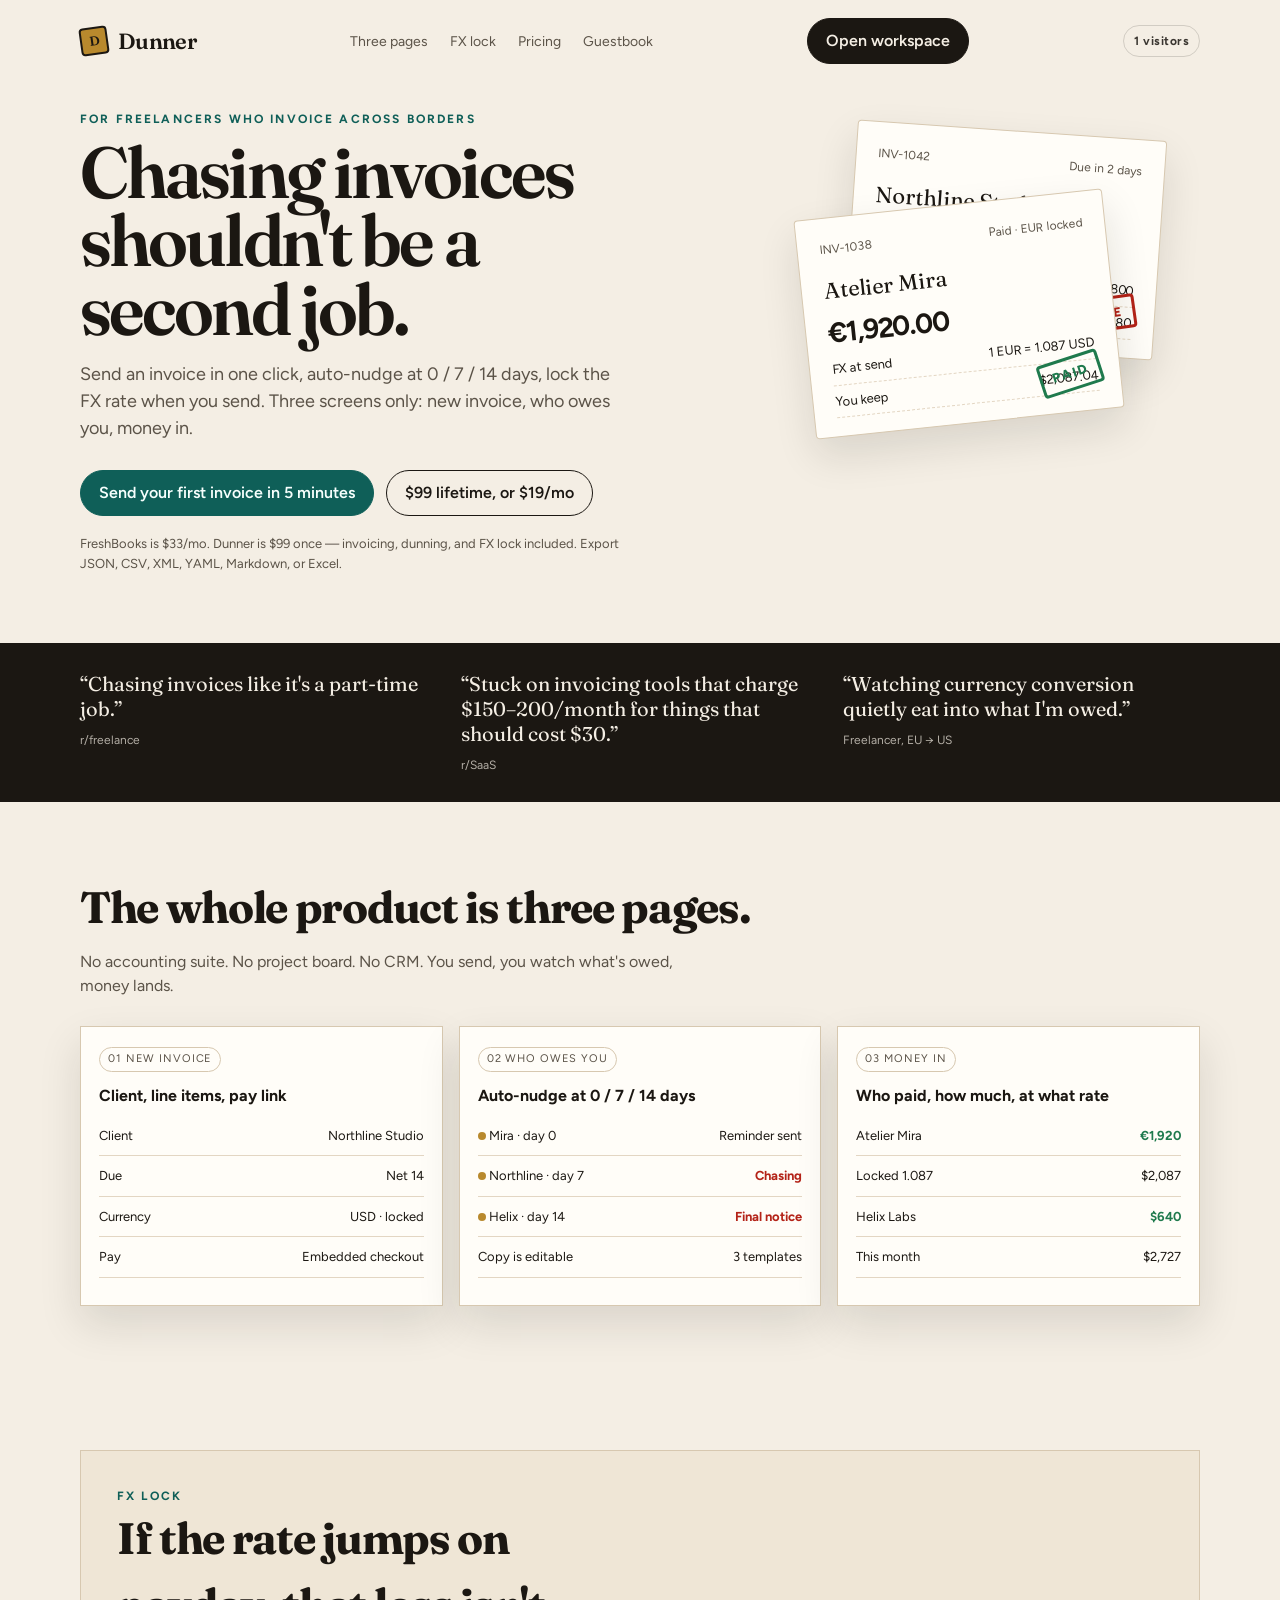
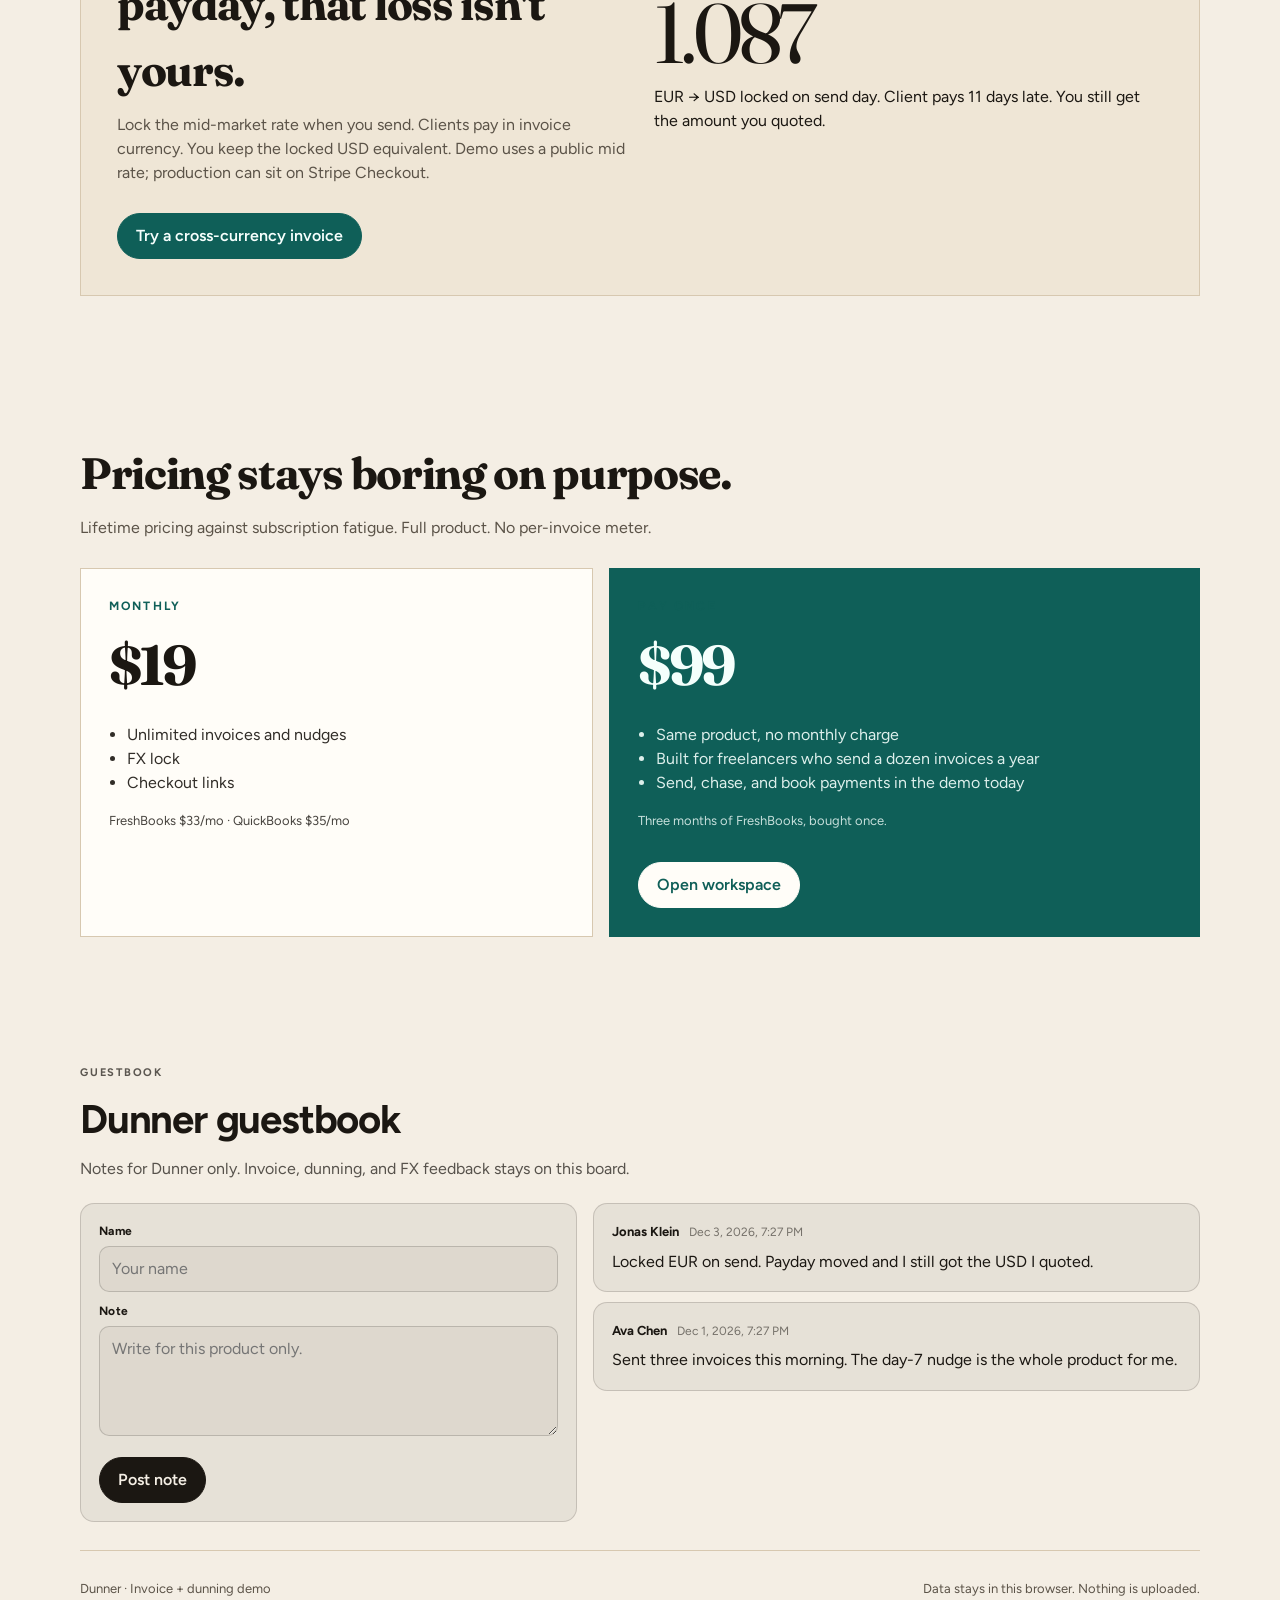
<file: index.html>
<!DOCTYPE html>
<html lang="en">
<head>
  <meta charset="UTF-8" />
  <meta name="viewport" content="width=device-width, initial-scale=1" />
  <title>Dunner — Send the invoice. Get paid without chasing.</title>
  <link rel="preconnect" href="https://fonts.googleapis.com" />
  <link rel="preconnect" href="https://fonts.gstatic.com" crossorigin />
  <link href="https://fonts.googleapis.com/css2?family=Figtree:wght@400;600;700&family=Fraunces:opsz,wght@9..144,500;9..144,620&family=IBM+Plex+Mono:wght@500&display=swap" rel="stylesheet" />
  <link rel="stylesheet" href="css/main.css" />
  <link rel="stylesheet" href="css/board.css" />
</head>
<body>
  <header class="wrap top">
    <a class="brand" href="index.html"><span class="mark">D</span> Dunner</a>
    <nav class="nav">
      <a href="#product">Three pages</a>
      <a href="#fx">FX lock</a>
      <a href="#price">Pricing</a>
      <a href="#guestbook">Guestbook</a>
    </nav>
    <a class="btn" href="app.html">Open workspace</a>
  </header>

  <section class="wrap hero">
    <div>
      <div class="kicker">For freelancers who invoice across borders</div>
      <h1>Chasing invoices shouldn't be a second job.</h1>
      <p class="lede">Send an invoice in one click, auto-nudge at 0 / 7 / 14 days, lock the FX rate when you send. Three screens only: new invoice, who owes you, money in.</p>
      <div class="hero-actions">
        <a class="btn teal" href="app.html">Send your first invoice in 5 minutes</a>
        <a class="btn ghost" href="#price">$99 lifetime, or $19/mo</a>
      </div>
      <div class="price-note">FreshBooks is $33/mo. Dunner is $99 once — invoicing, dunning, and FX lock included. Export JSON, CSV, XML, YAML, Markdown, or Excel.</div>
    </div>
    <div class="hero-papers">
      <article class="paper-card one">
        <div class="inv-top"><span>INV-1042</span><span>Due in 2 days</span></div>
        <div class="inv-client">Northline Studio</div>
        <div class="inv-amt">$2,480.00</div>
        <div class="row"><span>Brand identity</span><span>$1,800</span></div>
        <div class="row"><span>Landing page</span><span>$680</span></div>
        <div class="stamp">OVERDUE</div>
      </article>
      <article class="paper-card two">
        <div class="inv-top"><span>INV-1038</span><span>Paid · EUR locked</span></div>
        <div class="inv-client">Atelier Mira</div>
        <div class="inv-amt">€1,920.00</div>
        <div class="row"><span>FX at send</span><span>1 EUR = 1.087 USD</span></div>
        <div class="row"><span>You keep</span><span>$2,087.04</span></div>
        <div class="stamp paid">PAID</div>
      </article>
    </div>
  </section>

  <section class="strip">
    <div class="wrap">
      <div>
        <p class="quote">“Chasing invoices like it's a part-time job.”</p>
        <div class="who">r/freelance</div>
      </div>
      <div>
        <p class="quote">“Stuck on invoicing tools that charge $150–200/month for things that should cost $30.”</p>
        <div class="who">r/SaaS</div>
      </div>
      <div>
        <p class="quote">“Watching currency conversion quietly eat into what I'm owed.”</p>
        <div class="who">Freelancer, EU → US</div>
      </div>
    </div>
  </section>

  <section class="wrap section" id="product">
    <h2>The whole product is three pages.</h2>
    <p class="sub">No accounting suite. No project board. No CRM. You send, you watch what's owed, money lands.</p>
    <div class="three">
      <div class="screen">
        <span class="pill">01 New invoice</span>
        <h3>Client, line items, pay link</h3>
        <div class="mini-row"><span>Client</span><span>Northline Studio</span></div>
        <div class="mini-row"><span>Due</span><span>Net 14</span></div>
        <div class="mini-row"><span>Currency</span><span>USD · locked</span></div>
        <div class="mini-row"><span>Pay</span><span>Embedded checkout</span></div>
      </div>
      <div class="screen">
        <span class="pill">02 Who owes you</span>
        <h3>Auto-nudge at 0 / 7 / 14 days</h3>
        <div class="mini-row"><span><span class="dot"></span> Mira · day 0</span><span>Reminder sent</span></div>
        <div class="mini-row"><span><span class="dot"></span> Northline · day 7</span><span class="bad">Chasing</span></div>
        <div class="mini-row"><span><span class="dot"></span> Helix · day 14</span><span class="bad">Final notice</span></div>
        <div class="mini-row"><span>Copy is editable</span><span>3 templates</span></div>
      </div>
      <div class="screen">
        <span class="pill">03 Money in</span>
        <h3>Who paid, how much, at what rate</h3>
        <div class="mini-row"><span>Atelier Mira</span><span class="ok">€1,920</span></div>
        <div class="mini-row"><span>Locked 1.087</span><span>$2,087</span></div>
        <div class="mini-row"><span>Helix Labs</span><span class="ok">$640</span></div>
        <div class="mini-row"><span>This month</span><span>$2,727</span></div>
      </div>
    </div>
  </section>

  <section class="wrap section" id="fx">
    <div class="fx">
      <div>
        <div class="kicker">FX lock</div>
        <h2>If the rate jumps on payday, that loss isn't yours.</h2>
        <p class="sub">Lock the mid-market rate when you send. Clients pay in invoice currency. You keep the locked USD equivalent. Demo uses a public mid rate; production can sit on Stripe Checkout.</p>
        <a class="btn teal" href="app.html">Try a cross-currency invoice</a>
      </div>
      <div>
        <div class="big-num">1.087</div>
        <p>EUR → USD locked on send day. Client pays 11 days late. You still get the amount you quoted.</p>
      </div>
    </div>
  </section>

  <section class="wrap section" id="price">
    <h2>Pricing stays boring on purpose.</h2>
    <p class="sub">Lifetime pricing against subscription fatigue. Full product. No per-invoice meter.</p>
    <div class="pricing">
      <div class="price-card">
        <div class="kicker">Monthly</div>
        <div class="amt">$19</div>
        <ul>
          <li>Unlimited invoices and nudges</li>
          <li>FX lock</li>
          <li>Checkout links</li>
        </ul>
        <p class="compare">FreshBooks $33/mo · QuickBooks $35/mo</p>
      </div>
      <div class="price-card featured">
        <div class="kicker">Pay once</div>
        <div class="amt">$99</div>
        <ul>
          <li>Same product, no monthly charge</li>
          <li>Built for freelancers who send a dozen invoices a year</li>
          <li>Send, chase, and book payments in the demo today</li>
        </ul>
        <p class="compare">Three months of FreshBooks, bought once.</p>
        <a class="btn" href="app.html" style="margin-top:18px;background:#fffdf8;color:#0f5f58;border-color:#fffdf8;">Open workspace</a>
      </div>
    </div>
  </section>

  <footer class="wrap">
    <span>Dunner · Invoice + dunning demo</span>
    <span>Data stays in this browser. Nothing is uploaded.</span>
  </footer>
  <script src="js/board.js"></script>
</body>
</html>
</file>
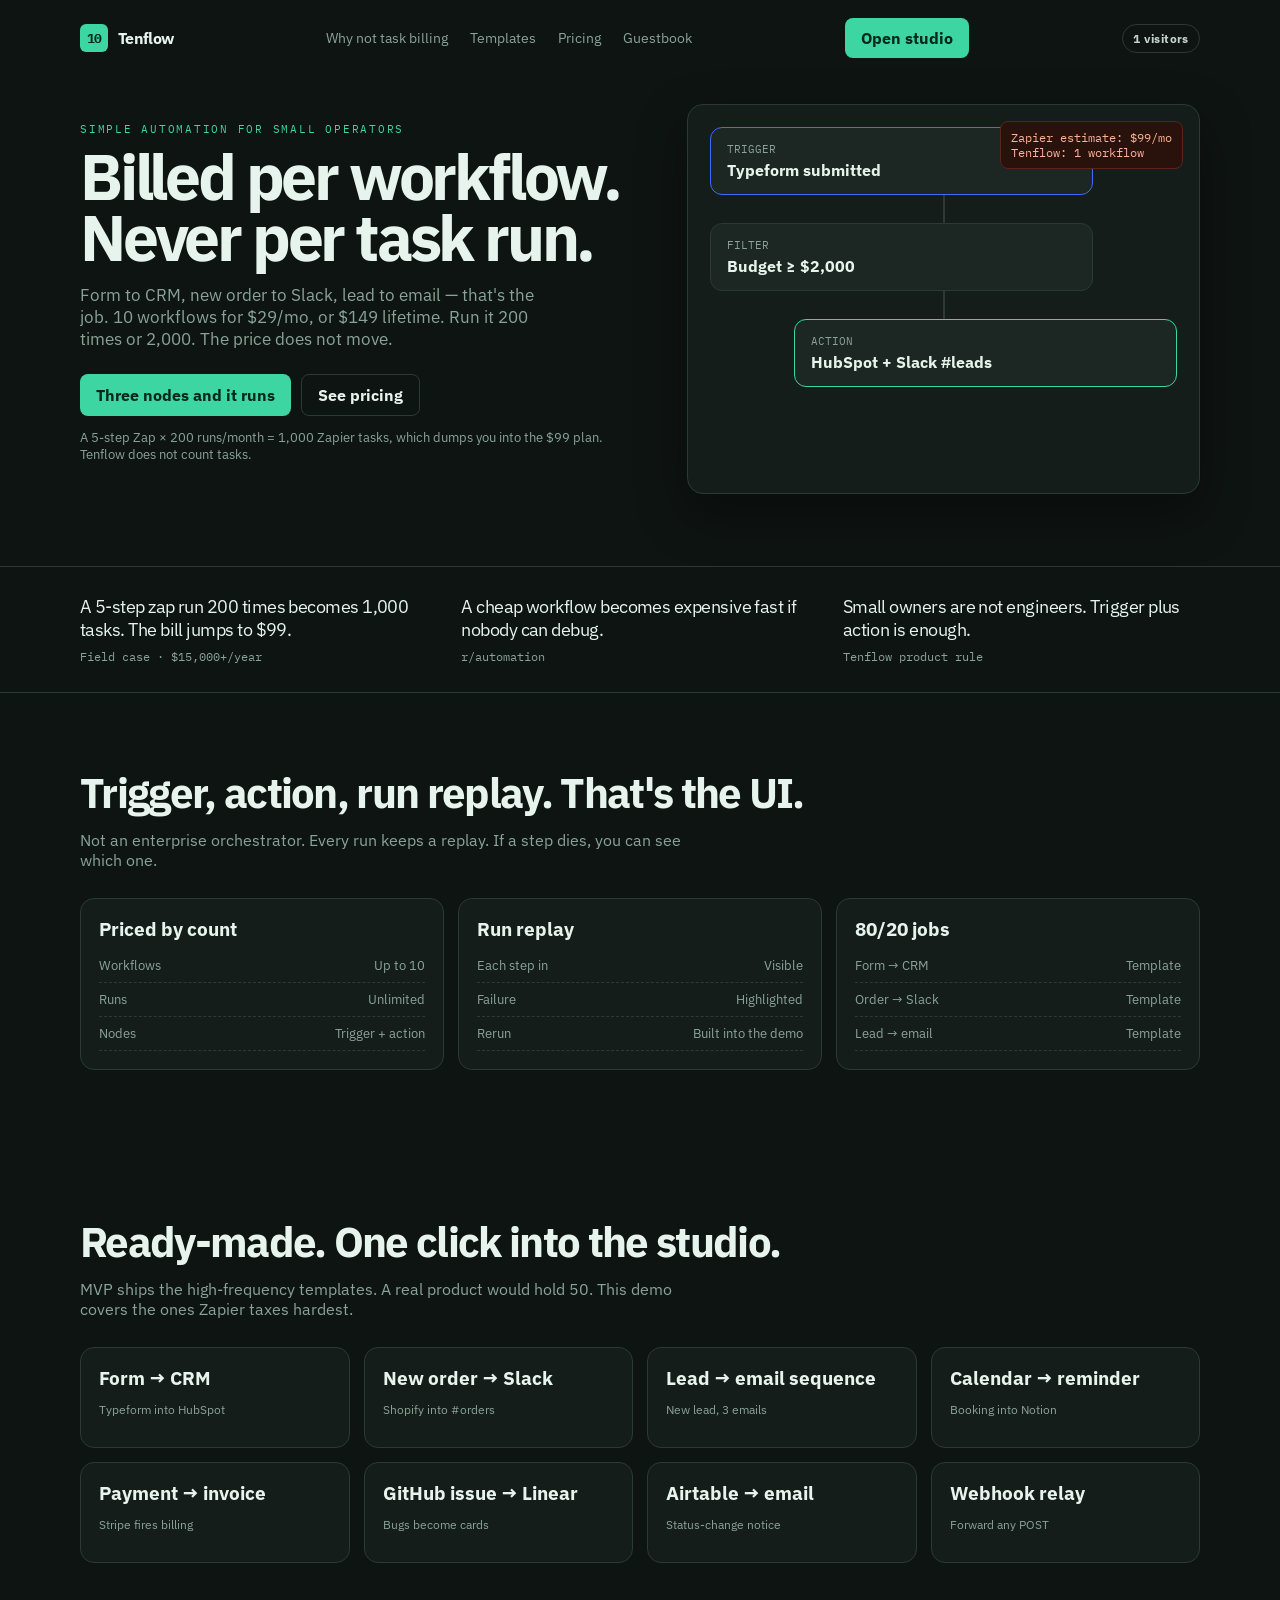
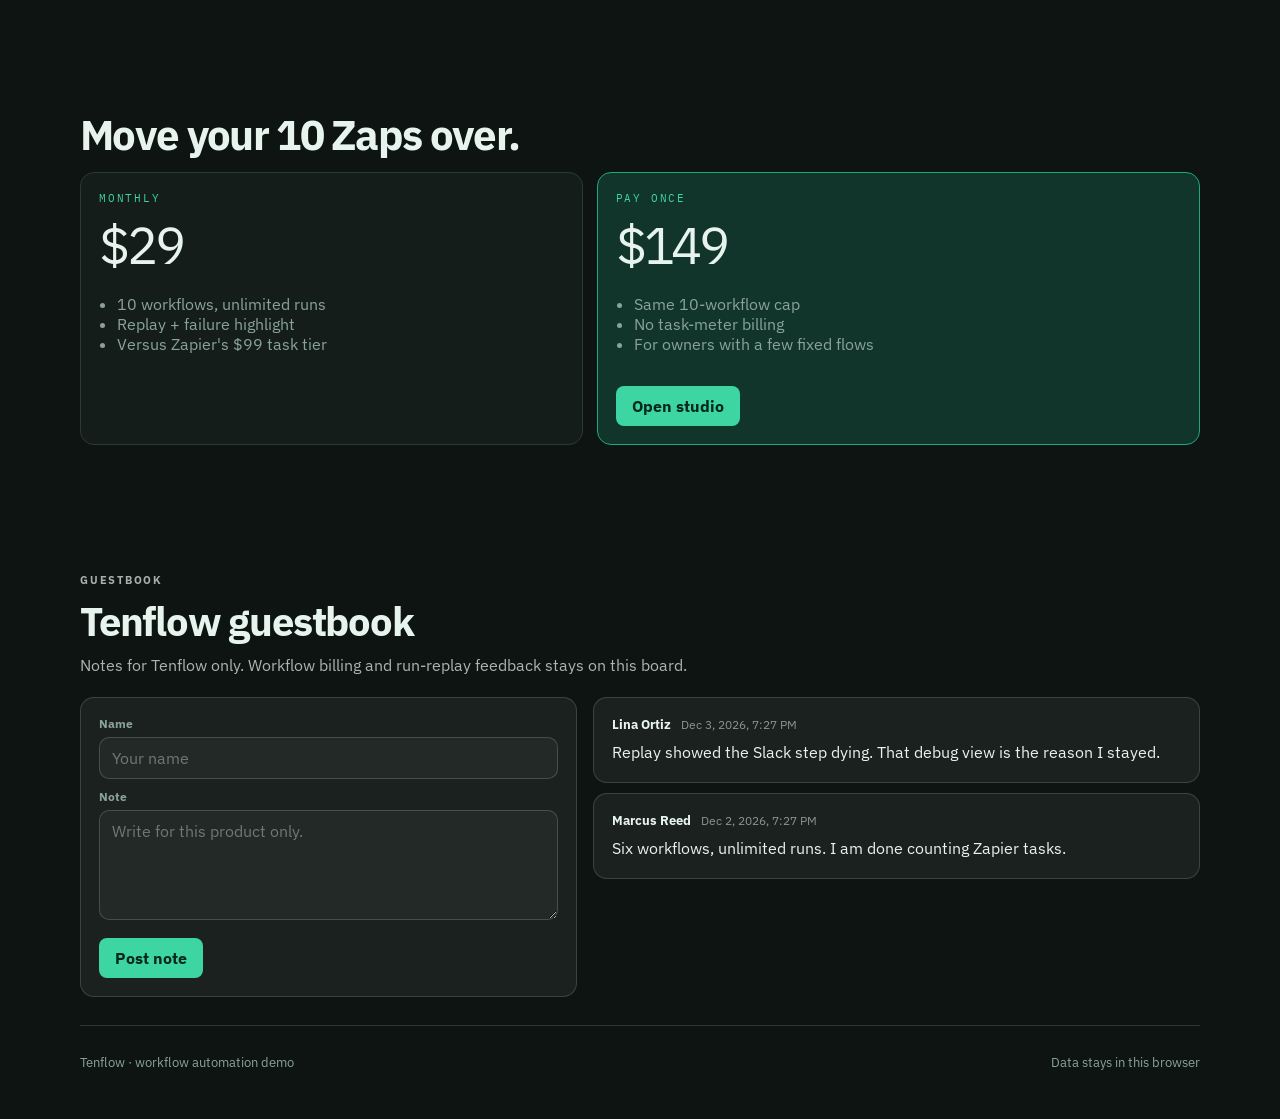
<file: tenflow/index.html>
<!DOCTYPE html>
<html lang="en">
<head>
  <meta charset="UTF-8" />
  <meta name="viewport" content="width=device-width, initial-scale=1" />
  <title>Tenflow — Pay per workflow, not per Zapier task</title>
  <link rel="preconnect" href="https://fonts.googleapis.com" />
  <link rel="preconnect" href="https://fonts.gstatic.com" crossorigin />
  <link href="https://fonts.googleapis.com/css2?family=IBM+Plex+Mono:wght@500&family=IBM+Plex+Sans:wght@400;600;700&display=swap" rel="stylesheet" />
  <link rel="stylesheet" href="css/main.css" />
  <link rel="stylesheet" href="../css/board.css" />
</head>
<body>
  <header class="wrap top">
    <a class="brand" href="index.html"><span class="mark">10</span> Tenflow</a>
    <nav class="nav">
      <a href="#why">Why not task billing</a>
      <a href="#tpl">Templates</a>
      <a href="#price">Pricing</a>
      <a href="#guestbook">Guestbook</a>
    </nav>
    <a class="btn" href="app.html">Open studio</a>
  </header>

  <section class="wrap hero">
    <div>
      <div class="kicker">Simple automation for small operators</div>
      <h1>Billed per workflow. Never per task run.</h1>
      <p class="lede">Form to CRM, new order to Slack, lead to email — that's the job. 10 workflows for $29/mo, or $149 lifetime. Run it 200 times or 2,000. The price does not move.</p>
      <div class="hero-actions">
        <a class="btn" href="app.html">Three nodes and it runs</a>
        <a class="btn ghost" href="#price">See pricing</a>
      </div>
      <p class="note">A 5-step Zap × 200 runs/month = 1,000 Zapier tasks, which dumps you into the $99 plan. Tenflow does not count tasks.</p>
    </div>
    <div class="canvas">
      <div class="cost">Zapier estimate: $99/mo<br />Tenflow: 1 workflow</div>
      <div class="node trigger"><div class="t">TRIGGER</div><h3>Typeform submitted</h3></div>
      <div class="pipe"></div>
      <div class="node"><div class="t">FILTER</div><h3>Budget ≥ $2,000</h3></div>
      <div class="pipe"></div>
      <div class="node action"><div class="t">ACTION</div><h3>HubSpot + Slack #leads</h3></div>
    </div>
  </section>

  <section class="strip" id="why">
    <div class="wrap">
      <div>
        <p class="quote">A 5-step zap run 200 times becomes 1,000 tasks. The bill jumps to $99.</p>
        <div class="who">Field case · $15,000+/year</div>
      </div>
      <div>
        <p class="quote">A cheap workflow becomes expensive fast if nobody can debug.</p>
        <div class="who">r/automation</div>
      </div>
      <div>
        <p class="quote">Small owners are not engineers. Trigger plus action is enough.</p>
        <div class="who">Tenflow product rule</div>
      </div>
    </div>
  </section>

  <section class="wrap section">
    <h2>Trigger, action, run replay. That's the UI.</h2>
    <p class="sub">Not an enterprise orchestrator. Every run keeps a replay. If a step dies, you can see which one.</p>
    <div class="three">
      <div class="card">
        <h3>Priced by count</h3>
        <div class="mini"><span>Workflows</span><span>Up to 10</span></div>
        <div class="mini"><span>Runs</span><span>Unlimited</span></div>
        <div class="mini"><span>Nodes</span><span>Trigger + action</span></div>
      </div>
      <div class="card">
        <h3>Run replay</h3>
        <div class="mini"><span>Each step in</span><span>Visible</span></div>
        <div class="mini"><span>Failure</span><span>Highlighted</span></div>
        <div class="mini"><span>Rerun</span><span>Built into the demo</span></div>
      </div>
      <div class="card">
        <h3>80/20 jobs</h3>
        <div class="mini"><span>Form → CRM</span><span>Template</span></div>
        <div class="mini"><span>Order → Slack</span><span>Template</span></div>
        <div class="mini"><span>Lead → email</span><span>Template</span></div>
      </div>
    </div>
  </section>

  <section class="wrap section" id="tpl">
    <h2>Ready-made. One click into the studio.</h2>
    <p class="sub">MVP ships the high-frequency templates. A real product would hold 50. This demo covers the ones Zapier taxes hardest.</p>
    <div class="tpls" id="homeTpls"></div>
  </section>

  <section class="wrap section" id="price">
    <h2>Move your 10 Zaps over.</h2>
    <div class="pricing">
      <div class="price">
        <div class="kicker">Monthly</div>
        <div class="amt">$29</div>
        <ul>
          <li>10 workflows, unlimited runs</li>
          <li>Replay + failure highlight</li>
          <li>Versus Zapier's $99 task tier</li>
        </ul>
      </div>
      <div class="price featured">
        <div class="kicker">Pay once</div>
        <div class="amt">$149</div>
        <ul>
          <li>Same 10-workflow cap</li>
          <li>No task-meter billing</li>
          <li>For owners with a few fixed flows</li>
        </ul>
        <a class="btn" href="app.html" style="margin-top:16px">Open studio</a>
      </div>
    </div>
  </section>

  <footer class="wrap">
    <span>Tenflow · workflow automation demo</span>
    <span>Data stays in this browser</span>
  </footer>
  <script>
    const tpls = [
      ["Form → CRM", "Typeform into HubSpot"],
      ["New order → Slack", "Shopify into #orders"],
      ["Lead → email sequence", "New lead, 3 emails"],
      ["Calendar → reminder", "Booking into Notion"],
      ["Payment → invoice", "Stripe fires billing"],
      ["GitHub issue → Linear", "Bugs become cards"],
      ["Airtable → email", "Status-change notice"],
      ["Webhook relay", "Forward any POST"]
    ];
    document.getElementById("homeTpls").innerHTML = tpls.map(([a,b]) =>
      `<a class="card tpl" href="app.html?tpl=${encodeURIComponent(a)}"><h3>${a}</h3><p class="hint">${b}</p></a>`
    ).join("");
  </script>
  <script src="../js/board.js"></script>
</body>
</html>
</file>
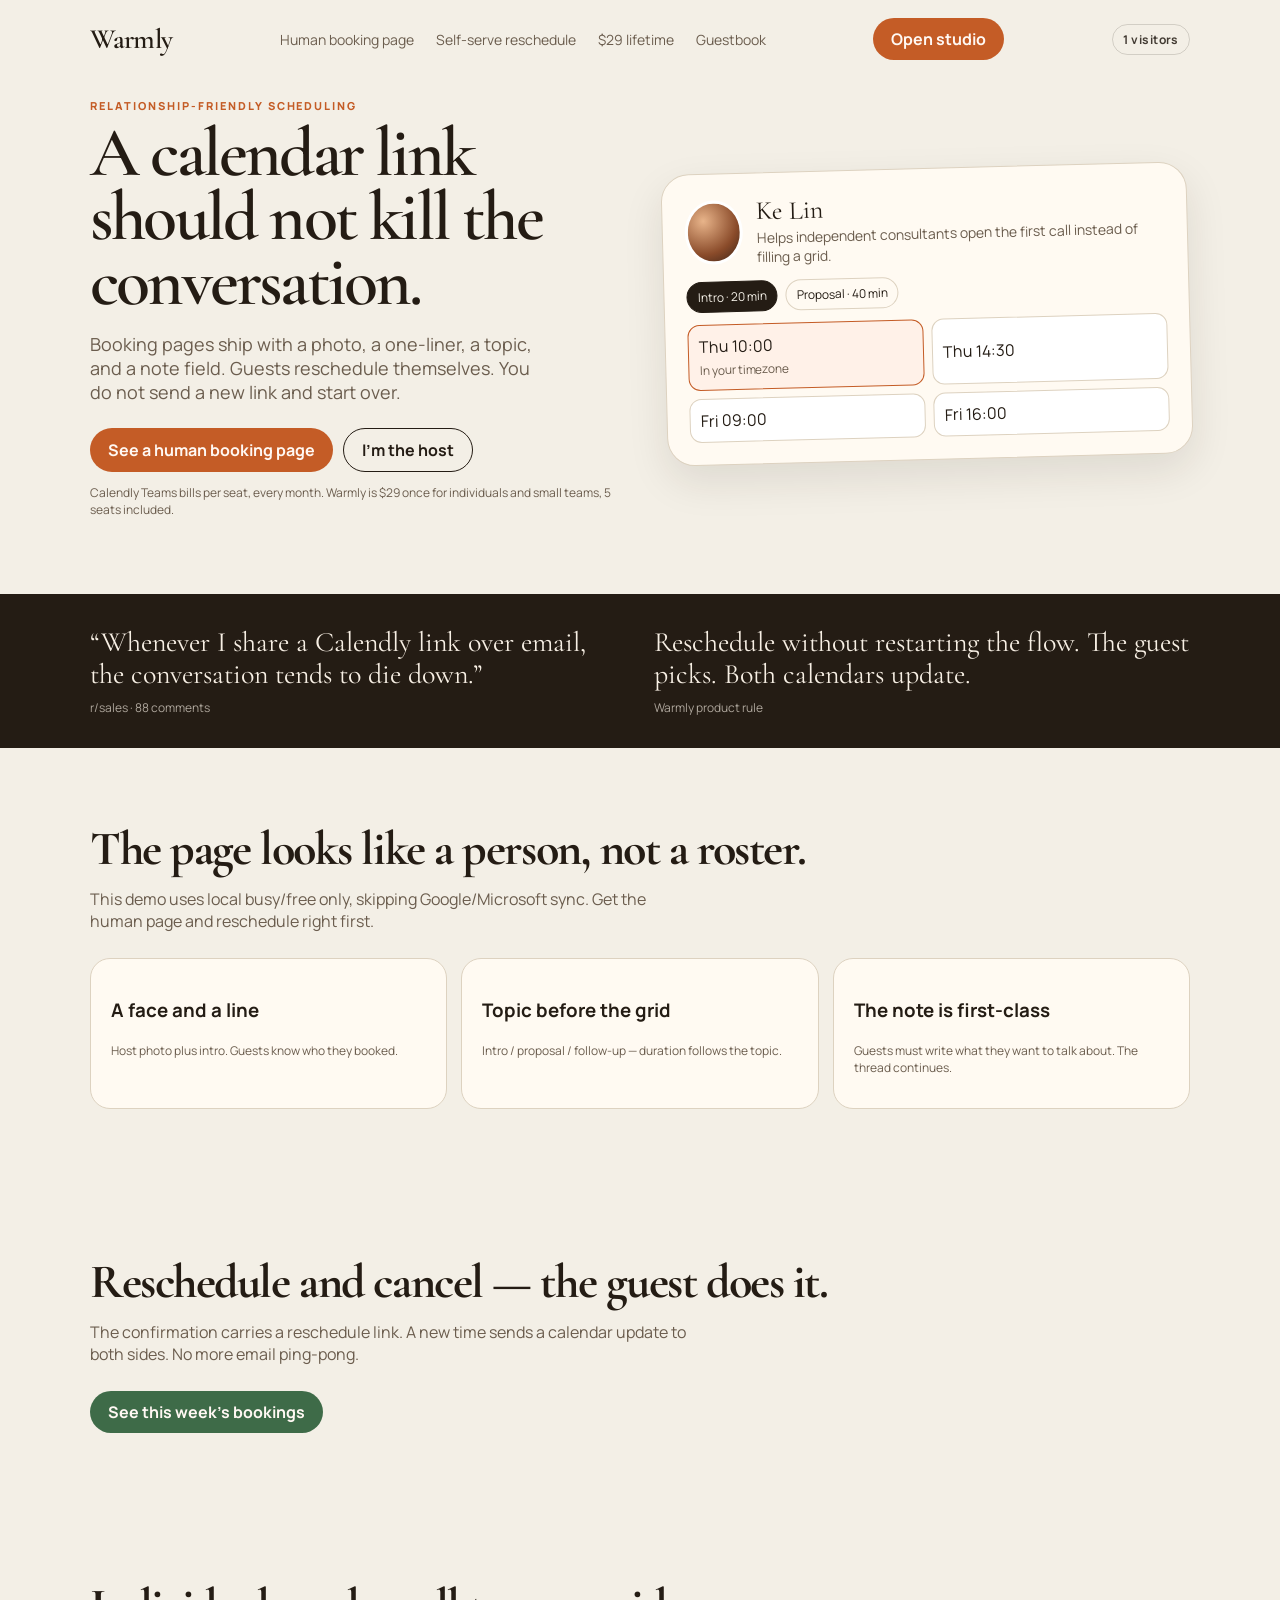
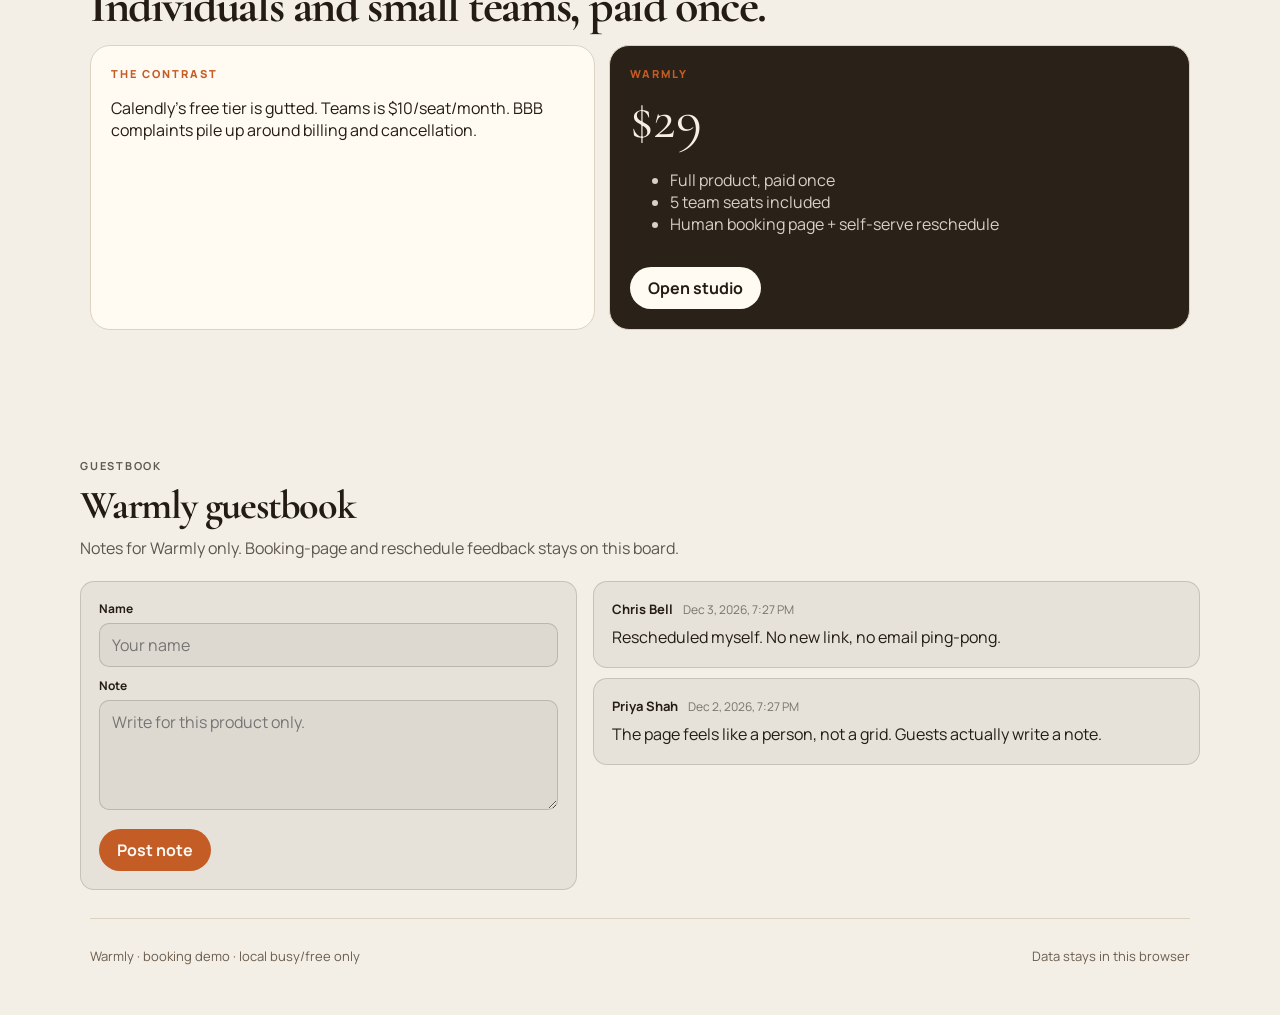
<file: warmly/index.html>
<!DOCTYPE html>
<html lang="en">
<head>
  <meta charset="UTF-8" />
  <meta name="viewport" content="width=device-width, initial-scale=1" />
  <title>Warmly — A booking page that keeps the conversation alive</title>
  <link rel="preconnect" href="https://fonts.googleapis.com" />
  <link rel="preconnect" href="https://fonts.gstatic.com" crossorigin />
  <link href="https://fonts.googleapis.com/css2?family=Cormorant+Garamond:wght@600;700&family=Manrope:wght@400;600;700&display=swap" rel="stylesheet" />
  <link rel="stylesheet" href="css/main.css" />
  <link rel="stylesheet" href="../css/board.css" />
</head>
<body>
  <header class="wrap top">
    <a class="brand" href="index.html">Warmly</a>
    <nav class="nav">
      <a href="#feel">Human booking page</a>
      <a href="#shift">Self-serve reschedule</a>
      <a href="#price">$29 lifetime</a>
      <a href="#guestbook">Guestbook</a>
    </nav>
    <a class="btn" href="app.html">Open studio</a>
  </header>

  <section class="wrap hero">
    <div>
      <div class="kicker">Relationship-friendly scheduling</div>
      <h1>A calendar link should not kill the conversation.</h1>
      <p class="lede">Booking pages ship with a photo, a one-liner, a topic, and a note field. Guests reschedule themselves. You do not send a new link and start over.</p>
      <div class="hero-actions">
        <a class="btn" href="book.html">See a human booking page</a>
        <a class="btn ghost" href="app.html">I'm the host</a>
      </div>
      <p class="hint">Calendly Teams bills per seat, every month. Warmly is $29 once for individuals and small teams, 5 seats included.</p>
    </div>
    <aside class="book-card">
      <div class="who-row">
        <div class="avatar"></div>
        <div>
          <p class="host-name">Ke Lin</p>
          <p class="one-liner">Helps independent consultants open the first call instead of filling a grid.</p>
        </div>
      </div>
      <div class="topics">
        <span class="chip on">Intro · 20 min</span>
        <span class="chip">Proposal · 40 min</span>
      </div>
      <div class="slots">
        <button class="slot on">Thu 10:00<br /><span class="meta">In your timezone</span></button>
        <button class="slot">Thu 14:30</button>
        <button class="slot">Fri 09:00</button>
        <button class="slot">Fri 16:00</button>
      </div>
    </aside>
  </section>

  <section class="strip">
    <div class="wrap">
      <div>
        <p class="quote">“Whenever I share a Calendly link over email, the conversation tends to die down.”</p>
        <div class="who">r/sales · 88 comments</div>
      </div>
      <div>
        <p class="quote">Reschedule without restarting the flow. The guest picks. Both calendars update.</p>
        <div class="who">Warmly product rule</div>
      </div>
    </div>
  </section>

  <section class="wrap section" id="feel">
    <h2>The page looks like a person, not a roster.</h2>
    <p class="sub">This demo uses local busy/free only, skipping Google/Microsoft sync. Get the human page and reschedule right first.</p>
    <div class="three">
      <div class="card"><h3>A face and a line</h3><p class="meta">Host photo plus intro. Guests know who they booked.</p></div>
      <div class="card"><h3>Topic before the grid</h3><p class="meta">Intro / proposal / follow-up — duration follows the topic.</p></div>
      <div class="card"><h3>The note is first-class</h3><p class="meta">Guests must write what they want to talk about. The thread continues.</p></div>
    </div>
  </section>

  <section class="wrap section" id="shift">
    <h2>Reschedule and cancel — the guest does it.</h2>
    <p class="sub">The confirmation carries a reschedule link. A new time sends a calendar update to both sides. No more email ping-pong.</p>
    <a class="btn leaf" href="app.html">See this week's bookings</a>
  </section>

  <section class="wrap section" id="price">
    <h2>Individuals and small teams, paid once.</h2>
    <div class="pricing">
      <div class="price">
        <div class="kicker">The contrast</div>
        <p>Calendly's free tier is gutted. Teams is $10/seat/month. BBB complaints pile up around billing and cancellation.</p>
      </div>
      <div class="price featured">
        <div class="kicker">Warmly</div>
        <div class="amt">$29</div>
        <ul>
          <li>Full product, paid once</li>
          <li>5 team seats included</li>
          <li>Human booking page + self-serve reschedule</li>
        </ul>
        <a class="btn" href="app.html" style="margin-top:16px;background:#fffaf2;color:#241c14">Open studio</a>
      </div>
    </div>
  </section>

  <footer class="wrap">
    <span>Warmly · booking demo · local busy/free only</span>
    <span>Data stays in this browser</span>
  </footer>
  <script src="../js/board.js"></script>
</body>
</html>
</file>
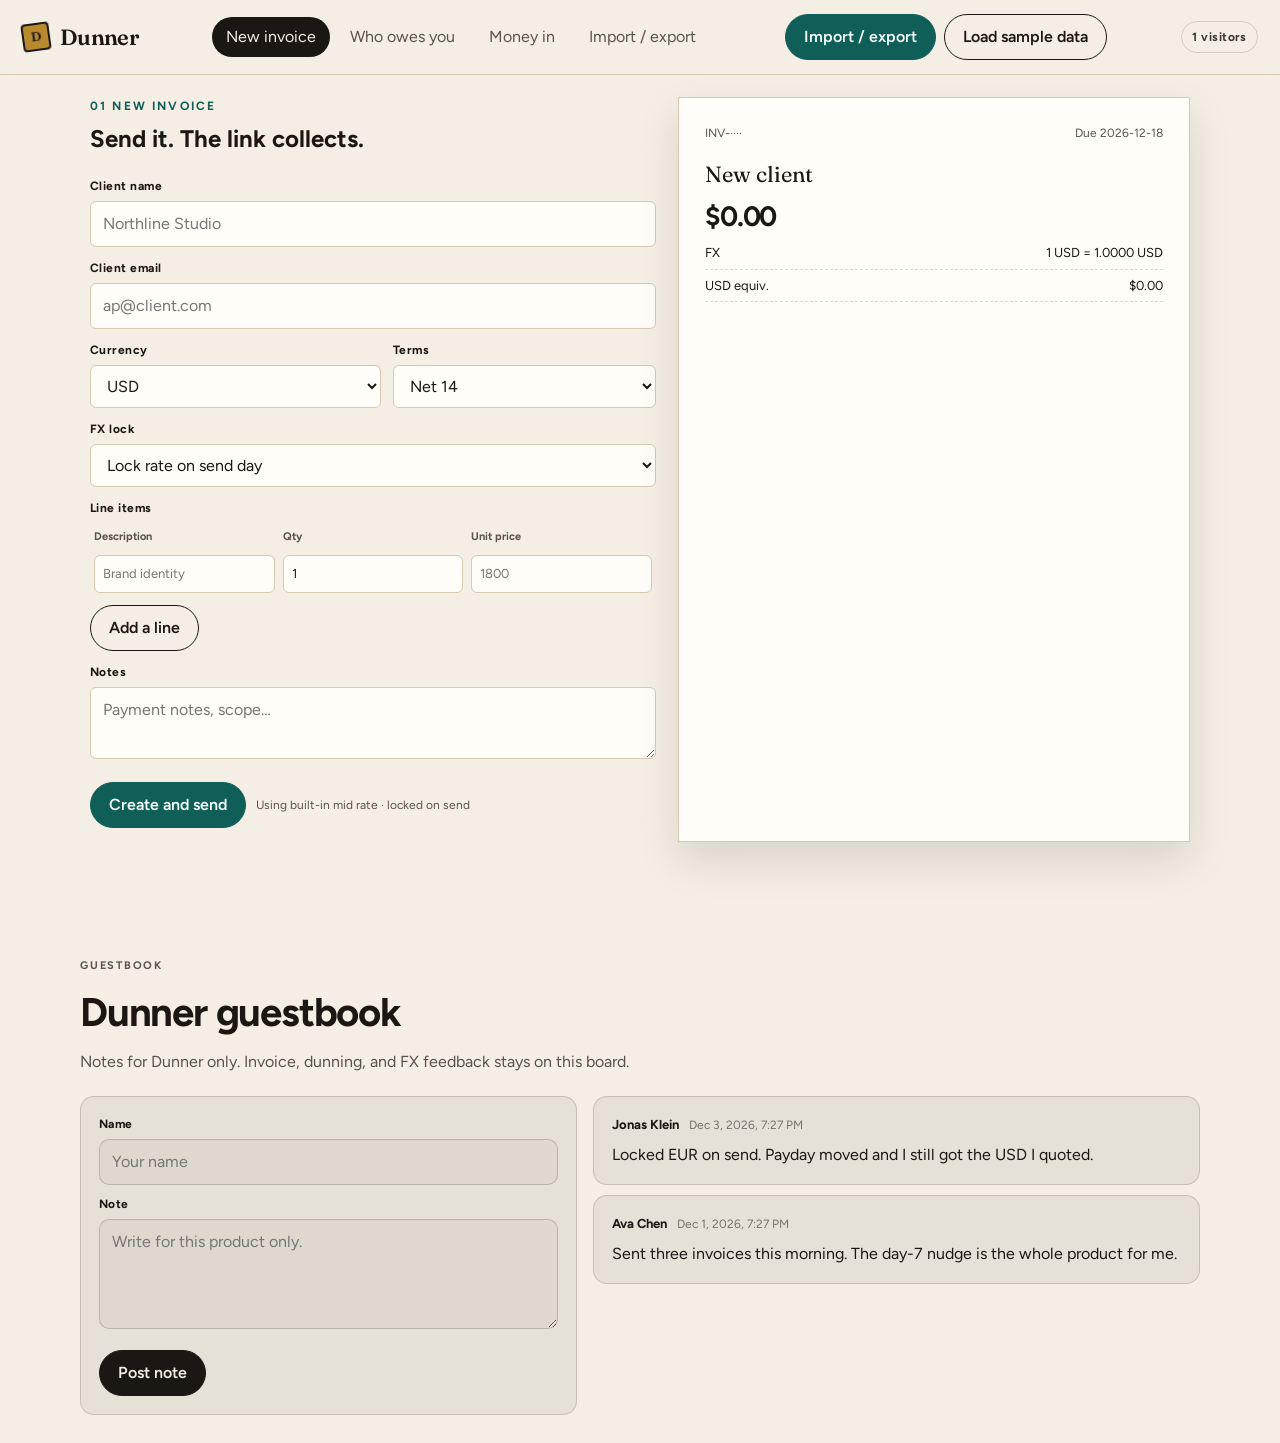
<file: app.html>
<!DOCTYPE html>
<html lang="en">
<head>
  <meta charset="UTF-8" />
  <meta name="viewport" content="width=device-width, initial-scale=1" />
  <title>Dunner workspace</title>
  <link rel="preconnect" href="https://fonts.googleapis.com" />
  <link rel="preconnect" href="https://fonts.gstatic.com" crossorigin />
  <link href="https://fonts.googleapis.com/css2?family=Figtree:wght@400;600;700&family=Fraunces:opsz,wght@9..144,500;9..144,620&family=IBM+Plex+Mono:wght@500&display=swap" rel="stylesheet" />
  <link rel="stylesheet" href="css/main.css" />
  <link rel="stylesheet" href="css/board.css" />
</head>
<body class="app-shell">
  <header class="app-bar">
    <a class="brand" href="index.html"><span class="mark">D</span> Dunner</a>
    <div class="tabs">
      <button class="tab active" data-tab="new">New invoice</button>
      <button class="tab" data-tab="owed">Who owes you</button>
      <button class="tab" data-tab="paid">Money in</button>
      <button class="tab" data-tab="io">Import / export</button>
    </div>
    <div class="right-actions">
      <button class="btn teal" type="button" id="ioBtn">Import / export</button>
      <button class="btn ghost" id="seedBtn">Load sample data</button>
    </div>
  </header>

  <main class="app-main">
    <section id="panel-new" class="panel show">
      <div class="grid-2">
        <form id="invoiceForm">
          <div class="kicker">01 New invoice</div>
          <h2 style="margin-top:6px">Send it. The link collects.</h2>
          <label>Client name</label>
          <input name="client" required placeholder="Northline Studio" />
          <label>Client email</label>
          <input name="email" type="email" required placeholder="ap@client.com" />
          <div class="grid-2" style="gap:12px">
            <div>
              <label>Currency</label>
              <select name="currency">
                <option value="USD">USD</option>
                <option value="EUR">EUR</option>
                <option value="GBP">GBP</option>
                <option value="CNY">CNY</option>
                <option value="JPY">JPY</option>
              </select>
            </div>
            <div>
              <label>Terms</label>
              <select name="terms">
                <option value="0">Due on receipt</option>
                <option value="7">Net 7</option>
                <option value="14" selected>Net 14</option>
                <option value="30">Net 30</option>
              </select>
            </div>
          </div>
          <label>FX lock</label>
          <select name="fxMode">
            <option value="send">Lock rate on send day</option>
            <option value="pay">Settle at payday rate</option>
          </select>
          <label>Line items</label>
          <table class="items" id="itemsTable">
            <thead><tr><th>Description</th><th>Qty</th><th>Unit price</th></tr></thead>
            <tbody>
              <tr>
                <td><input name="desc" placeholder="Brand identity" required /></td>
                <td><input name="qty" type="number" min="1" value="1" /></td>
                <td><input name="price" type="number" min="0" step="0.01" placeholder="1800" required /></td>
              </tr>
            </tbody>
          </table>
          <button type="button" class="btn ghost" id="addLine" style="margin-top:8px">Add a line</button>
          <label>Notes</label>
          <textarea name="note" placeholder="Payment notes, scope…"></textarea>
          <div class="toolbar" style="margin-top:16px">
            <button class="btn teal" type="submit">Create and send</button>
            <span class="hint" id="fxHint">Fetching mid-market rate…</span>
          </div>
        </form>
        <aside class="preview" id="preview">
          <div class="inv-top"><span id="pNo">INV-····</span><span id="pDue">Due —</span></div>
          <div class="inv-client" id="pClient">New client</div>
          <div class="inv-amt" id="pAmt">$0.00</div>
          <div id="pLines"></div>
          <div class="row"><span>FX</span><span id="pFx">—</span></div>
          <div class="row"><span>USD equiv.</span><span id="pUsd">$0.00</span></div>
        </aside>
      </div>
    </section>

    <section id="panel-owed" class="panel">
      <div class="kicker">02 Who owes you</div>
      <h2 style="margin:6px 0 4px">Auto-nudge at day 0 / 7 / 14</h2>
      <p class="sub">Copy is editable. In this demo, one click opens the reminder. Import / export sits top-right.</p>
      <div class="toolbar">
        <button type="button" class="btn teal io-jump">Open import / export</button>
        <button type="button" class="btn ghost" data-quick-export="csv">Export CSV</button>
        <button type="button" class="btn ghost" data-quick-export="json">Export JSON</button>
      </div>
      <div class="stat-row">
        <div class="stat"><span>Outstanding</span><b id="owedTotal">$0</b></div>
        <div class="stat"><span>Overdue</span><b id="overdueCount">0</b></div>
        <div class="stat"><span>Next nudge</span><b id="nextChase">—</b></div>
      </div>
      <div class="list" id="owedList"></div>
    </section>

    <section id="panel-paid" class="panel">
      <div class="kicker">03 Money in</div>
      <h2 style="margin:6px 0 4px">Paid, with the rate you locked</h2>
      <div class="toolbar">
        <button type="button" class="btn teal io-jump">Open import / export</button>
        <button type="button" class="btn ghost" data-quick-export="csv">Export CSV</button>
        <button type="button" class="btn ghost" data-quick-export="xls">Export Excel</button>
      </div>
      <div class="stat-row">
        <div class="stat"><span>Collected USD</span><b id="paidUsd">$0</b></div>
        <div class="stat"><span>Settled</span><b id="paidCount">0</b></div>
        <div class="stat"><span>FX protected</span><b id="fxSaved">$0</b></div>
      </div>
      <table class="table" id="paidTable">
        <thead>
          <tr><th>Invoice</th><th>Client</th><th>Original</th><th>Locked rate</th><th>USD in</th><th>Date</th></tr>
        </thead>
        <tbody></tbody>
      </table>
    </section>

    <section id="panel-io" class="panel">
      <div class="kicker">04 Import / export</div>
      <h2 style="margin:6px 0 4px">Take the books with you. Bring books in.</h2>
      <p class="sub">Export 9 formats. Import JSON, JSONL, CSV, TSV, XML, Excel XML, YAML, Markdown, or HTML. English headers preferred; common aliases still map.</p>
      <div class="stat-row">
        <div class="stat"><span>Invoices now</span><b id="ioCount">0</b></div>
        <div class="stat"><span>Last import</span><b id="ioLast">—</b></div>
        <div class="stat"><span>Formats</span><b>9</b></div>
      </div>
      <div class="io-grid">
        <div class="io-block">
          <h3>Export</h3>
          <p class="hint">Full ledger. CSV ships with a BOM so Excel opens cleanly.</p>
          <div class="fmt-grid" id="exportBtns"></div>
        </div>
        <div class="io-block">
          <h3>Import</h3>
          <p class="hint">Merge overwrites matching invoice numbers. Replace clears first.</p>
          <div class="toolbar">
            <label class="btn teal" style="margin:0">Choose file
              <input type="file" id="importFile" hidden accept=".json,.jsonl,.ndjson,.csv,.tsv,.xml,.yml,.yaml,.md,.markdown,.html,.htm,.xls,text/*,application/json,application/xml" />
            </label>
            <button type="button" class="btn ghost" id="tplCsv">Download CSV template</button>
          </div>
          <textarea id="importPaste" placeholder="Or paste JSON / CSV / YAML / XML / Markdown here…"></textarea>
          <div class="toolbar" style="margin-top:12px">
            <button type="button" class="btn teal" id="importMerge">Merge import</button>
            <button type="button" class="btn ghost" id="importReplace">Replace all</button>
          </div>
          <p class="hint" id="ioMsg">Nothing imported yet.</p>
        </div>
      </div>
    </section>
  </main>

  <div class="modal-bg" id="mailModal">
    <div class="modal">
      <div class="kicker" id="mailKicker">Reminder email</div>
      <h3 id="mailTitle" style="margin:8px 0 12px">Ready to send</h3>
      <div class="mail" id="mailBody"></div>
      <p class="hint" id="mailHint"></p>
      <div class="toolbar" style="margin-top:16px">
        <button class="btn teal" id="mailSend">Mark as sent</button>
        <button class="btn ghost" id="mailClose">Close</button>
      </div>
    </div>
  </div>

  <script src="js/io.js"></script>
  <script src="js/app.js"></script>
  <script src="js/board.js"></script>
</body>
</html>
</file>
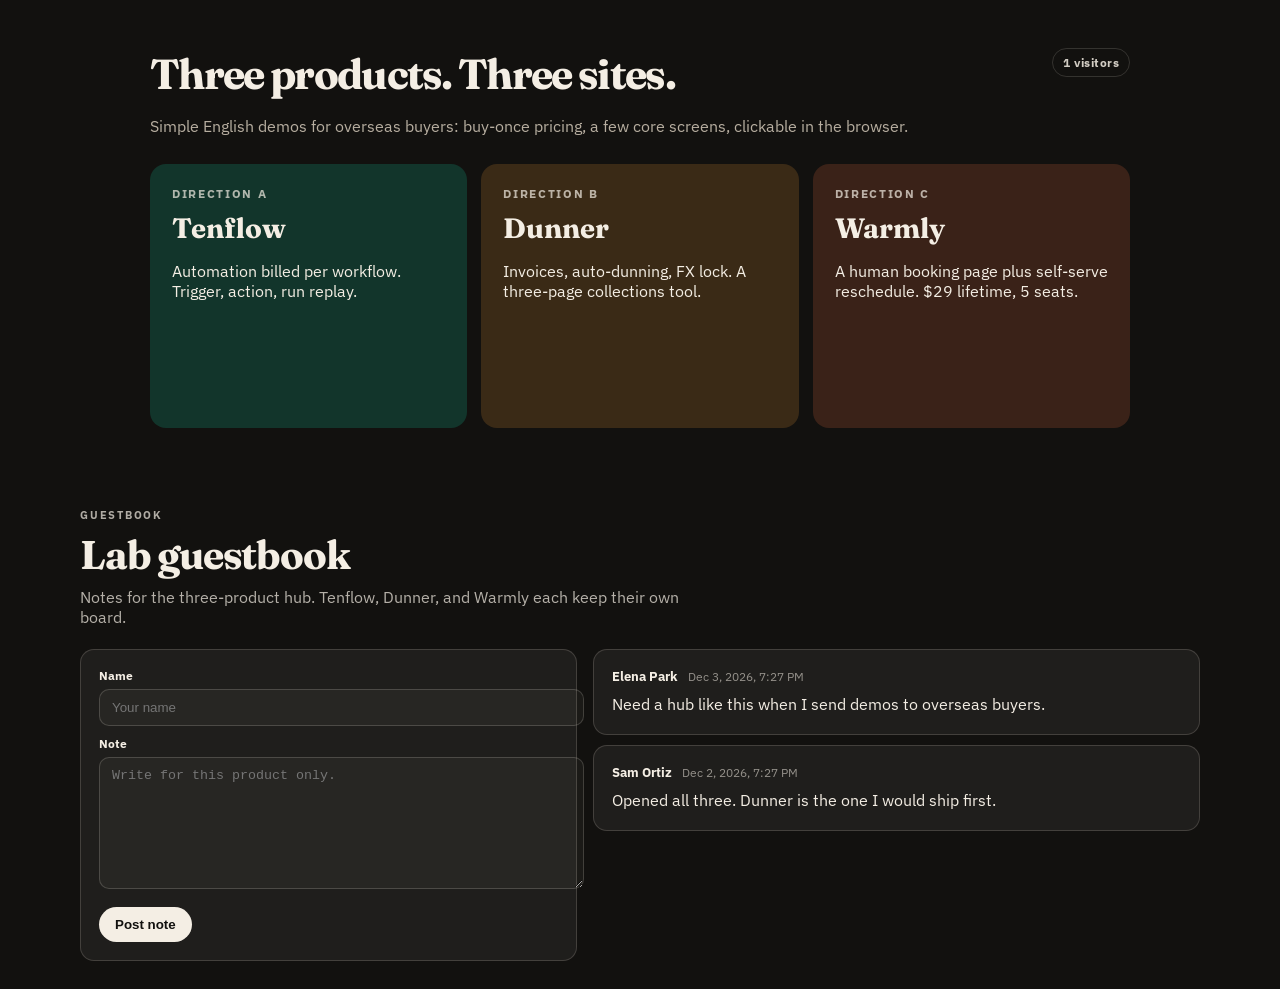
<file: lab.html>
<!DOCTYPE html>
<html lang="en">
<head>
  <meta charset="UTF-8" />
  <meta name="viewport" content="width=device-width, initial-scale=1" />
  <title>Three products · Dunner / Tenflow / Warmly</title>
  <link rel="preconnect" href="https://fonts.googleapis.com" />
  <link rel="preconnect" href="https://fonts.gstatic.com" crossorigin />
  <link href="https://fonts.googleapis.com/css2?family=Fraunces:opsz,wght@9..144,600&family=IBM+Plex+Sans:wght@400;600&display=swap" rel="stylesheet" />
  <link rel="stylesheet" href="css/board.css" />
  <style>
    body { margin: 0; font-family: "IBM Plex Sans", sans-serif; background: #12110f; color: #f4eee4; }
    .w { width: min(980px, calc(100% - 36px)); margin: 48px auto 24px; }
    h1 { font-family: Fraunces, serif; font-size: 42px; letter-spacing: -0.04em; margin: 0 0 8px; }
    .w > p { color: #b7aea0; }
    .g { display: grid; grid-template-columns: repeat(3, 1fr); gap: 14px; margin-top: 28px; }
    .g a { display: block; padding: 22px; border-radius: 16px; text-decoration: none; color: inherit; min-height: 220px; }
    .a { background: #12352b; }
    .b { background: #3a2a16; }
    .c { background: #3a2218; }
    b { display: block; font-size: 12px; letter-spacing: 0.14em; text-transform: uppercase; opacity: 0.7; margin-bottom: 10px; }
    h2 { font-family: Fraunces, serif; margin: 0 0 8px; font-size: 28px; }
    .btn { display: inline-flex; align-items: center; justify-content: center; border: 0; border-radius: 999px; padding: 10px 16px; cursor: pointer; font-weight: 700; background: #f4eee4; color: #12110f; }
    .w { position: relative; }
    .visitor-badge { position: absolute; top: 0; right: 0; }
    @media (max-width: 800px) { .g { grid-template-columns: 1fr; } .visitor-badge { position: static; margin: 12px 0 0; } }
  </style>
</head>
<body>
  <div class="w">
    <h1>Three products. Three sites.</h1>
    <p>Simple English demos for overseas buyers: buy-once pricing, a few core screens, clickable in the browser.</p>
    <div class="g">
      <a class="a" href="tenflow/index.html">
        <b>Direction A</b>
        <h2>Tenflow</h2>
        <p>Automation billed per workflow. Trigger, action, run replay.</p>
      </a>
      <a class="b" href="index.html">
        <b>Direction B</b>
        <h2>Dunner</h2>
        <p>Invoices, auto-dunning, FX lock. A three-page collections tool.</p>
      </a>
      <a class="c" href="warmly/index.html">
        <b>Direction C</b>
        <h2>Warmly</h2>
        <p>A human booking page plus self-serve reschedule. $29 lifetime, 5 seats.</p>
      </a>
    </div>
  </div>
  <script src="js/board.js"></script>
</body>
</html>
</file>
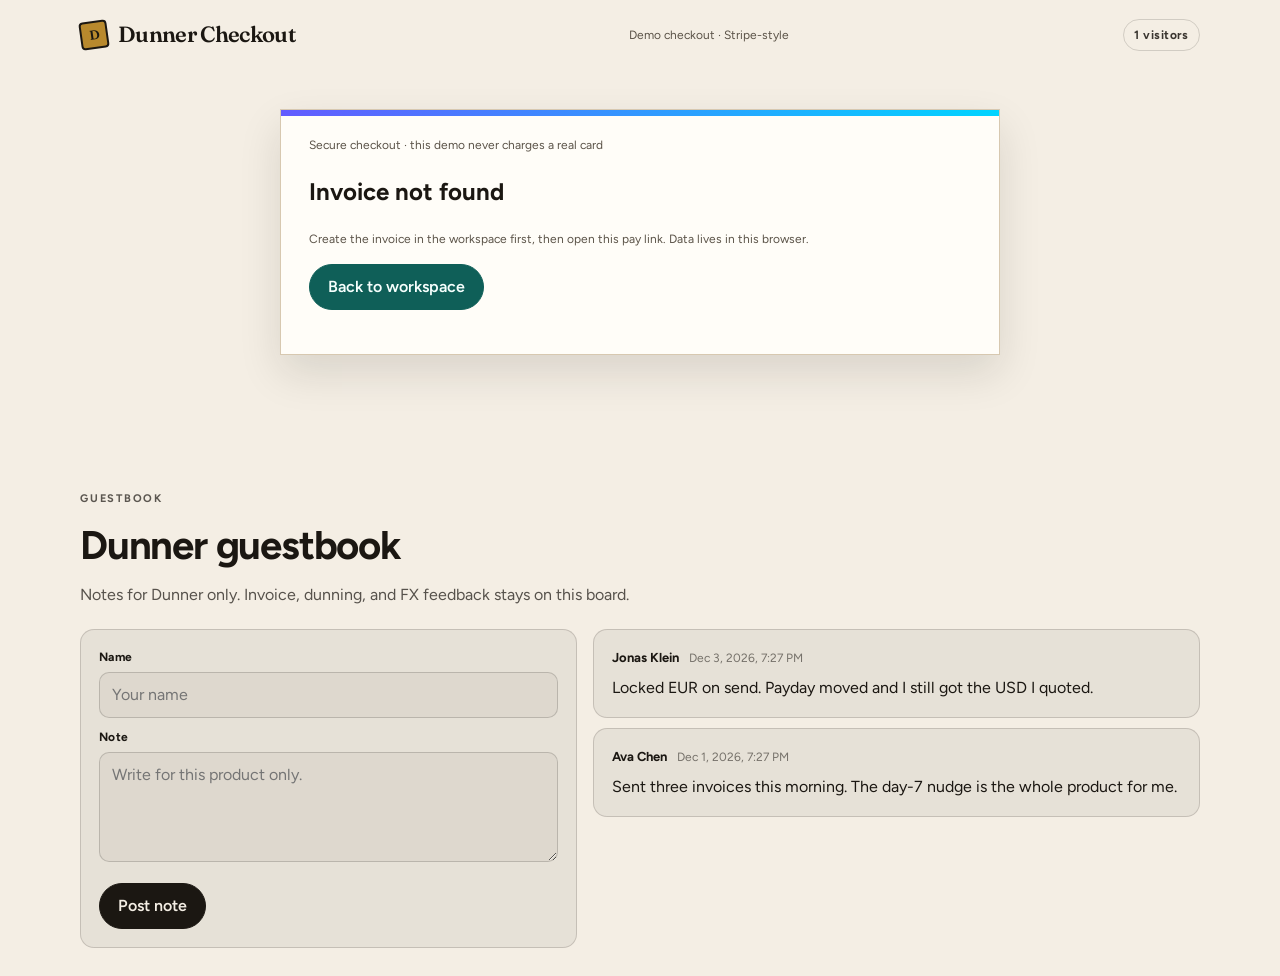
<file: pay.html>
<!DOCTYPE html>
<html lang="en">
<head>
  <meta charset="UTF-8" />
  <meta name="viewport" content="width=device-width, initial-scale=1" />
  <title>Pay invoice — Dunner</title>
  <link rel="preconnect" href="https://fonts.googleapis.com" />
  <link rel="preconnect" href="https://fonts.gstatic.com" crossorigin />
  <link href="https://fonts.googleapis.com/css2?family=Figtree:wght@400;600;700&family=Fraunces:opsz,wght@9..144,500;9..144,620&family=IBM+Plex+Mono:wght@500&display=swap" rel="stylesheet" />
  <link rel="stylesheet" href="css/main.css" />
  <link rel="stylesheet" href="css/board.css" />
</head>
<body>
  <header class="wrap top">
    <a class="brand" href="index.html"><span class="mark">D</span> Dunner Checkout</a>
    <span class="hint">Demo checkout · Stripe-style</span>
  </header>
  <main class="pay-page">
    <div class="pay-box" id="box">
      <div class="stripe-bar"></div>
      <p class="hint">Secure checkout · this demo never charges a real card</p>
      <div id="content"></div>
    </div>
  </main>
  <script src="js/pay.js"></script>
  <script src="js/board.js"></script>
</body>
</html>
</file>
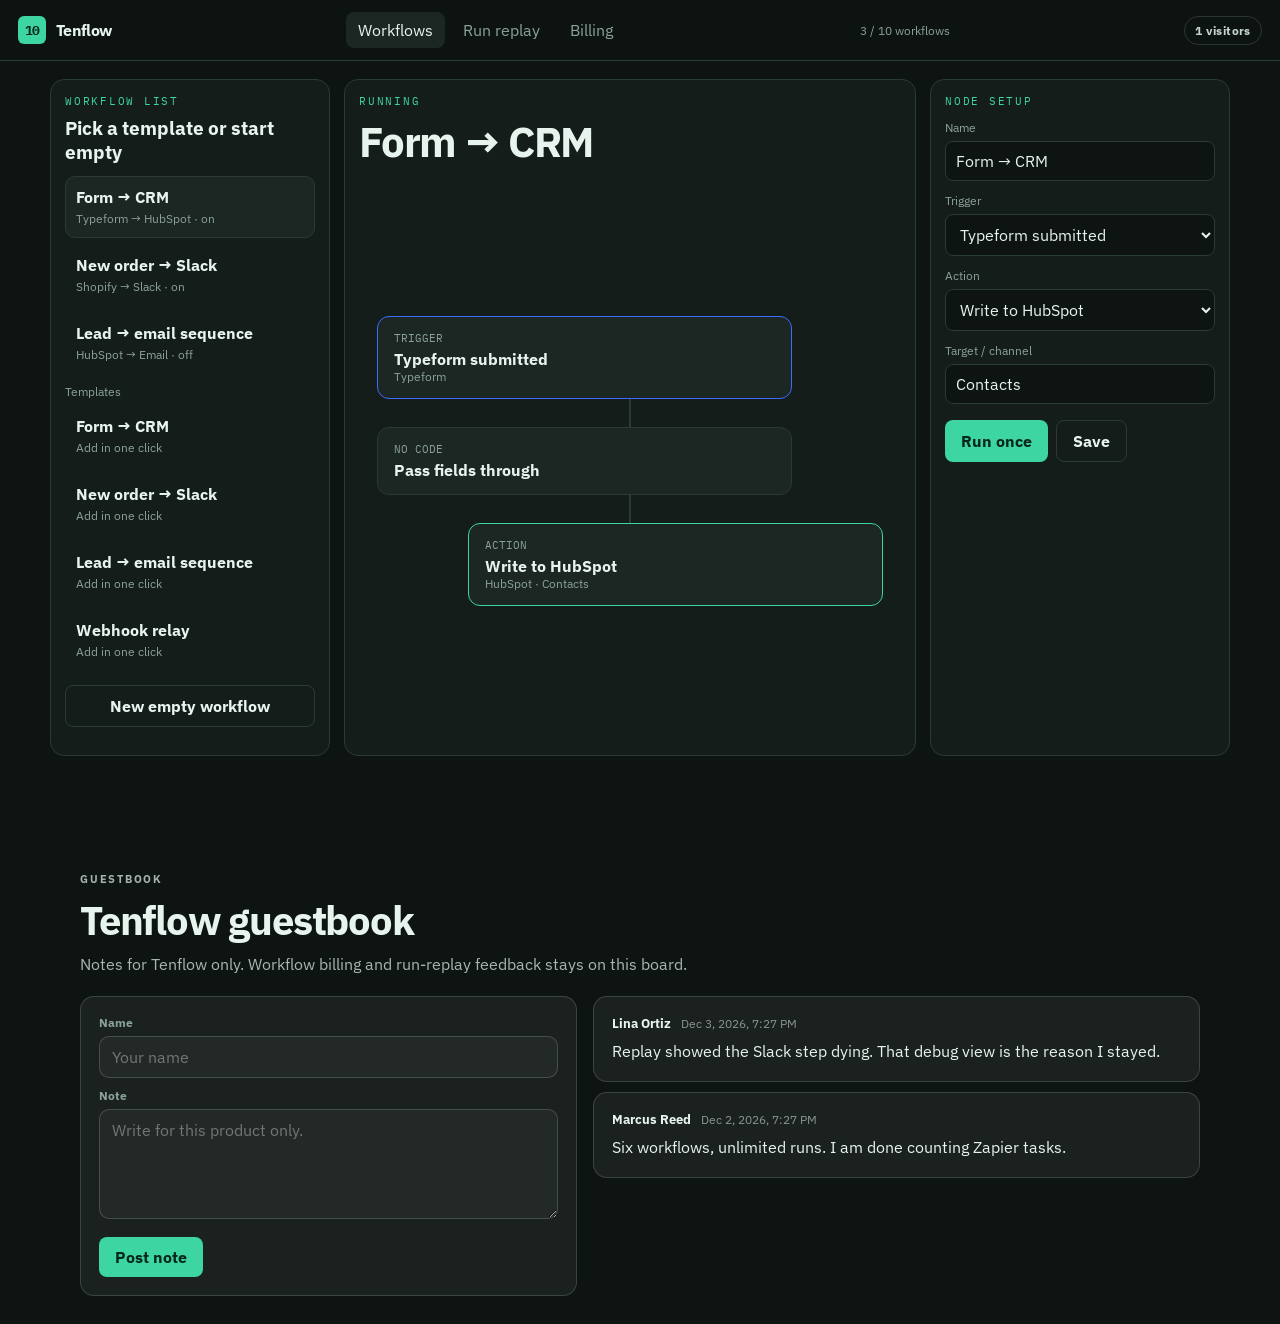
<file: tenflow/app.html>
<!DOCTYPE html>
<html lang="en">
<head>
  <meta charset="UTF-8" />
  <meta name="viewport" content="width=device-width, initial-scale=1" />
  <title>Tenflow studio</title>
  <link rel="preconnect" href="https://fonts.googleapis.com" />
  <link rel="preconnect" href="https://fonts.gstatic.com" crossorigin />
  <link href="https://fonts.googleapis.com/css2?family=IBM+Plex+Mono:wght@500&family=IBM+Plex+Sans:wght@400;600;700&display=swap" rel="stylesheet" />
  <link rel="stylesheet" href="css/main.css" />
  <link rel="stylesheet" href="../css/board.css" />
</head>
<body>
  <header class="app-bar">
    <a class="brand" href="index.html"><span class="mark">10</span> Tenflow</a>
    <div class="tabs">
      <button class="tab active" data-tab="flow">Workflows</button>
      <button class="tab" data-tab="runs">Run replay</button>
      <button class="tab" data-tab="billing">Billing</button>
    </div>
    <span class="hint" id="quota">0 / 10 workflows</span>
  </header>
  <main class="app">
    <section id="panel-flow" class="panel show">
      <div class="split">
        <aside class="col">
          <div class="kicker">Workflow list</div>
          <h3 style="margin:8px 0 12px">Pick a template or start empty</h3>
          <div id="wfList"></div>
          <button class="btn ghost" id="newWf" style="width:100%;margin-top:8px">New empty workflow</button>
        </aside>
        <section class="col">
          <div class="kicker" id="edKicker">Editor</div>
          <h2 id="edTitle" style="margin:6px 0 12px">Select one to start</h2>
          <div class="stage" id="stage"></div>
        </section>
        <aside class="col">
          <div class="kicker">Node setup</div>
          <div id="cfg"></div>
          <div style="display:flex;gap:8px;margin-top:16px;flex-wrap:wrap">
            <button class="btn" id="runBtn">Run once</button>
            <button class="btn ghost" id="saveBtn">Save</button>
          </div>
          <p class="hint" id="runHint"></p>
        </aside>
      </div>
    </section>
    <section id="panel-runs" class="panel">
      <div class="kicker">Run replay</div>
      <h2 style="margin:6px 0 14px">If a step dies, open it</h2>
      <div class="stat-row">
        <div class="stat"><span>Runs</span><b id="runCount">0</b></div>
        <div class="stat"><span>Failed</span><b id="failCount">0</b></div>
        <div class="stat"><span>If billed per task</span><b id="zapCost">$0</b></div>
      </div>
      <div id="runList"></div>
    </section>
    <section id="panel-billing" class="panel">
      <div class="kicker">Billing contrast</div>
      <h2 style="margin:6px 0 10px">Same runs. Two invoices.</h2>
      <p class="sub">Zapier counts every step as a task. Tenflow counts workflows. Run volume does not change the bill.</p>
      <div class="stat-row">
        <div class="stat"><span>Workflows</span><b id="billWf">0 / 10</b></div>
        <div class="stat"><span>Tenflow</span><b id="billTen">$149 lifetime</b></div>
        <div class="stat"><span>Zapier estimate</span><b id="billZap">$0</b></div>
      </div>
      <div class="log" id="billLog"></div>
    </section>
  </main>
  <script src="js/app.js"></script>
  <script src="../js/board.js"></script>
</body>
</html>
</file>
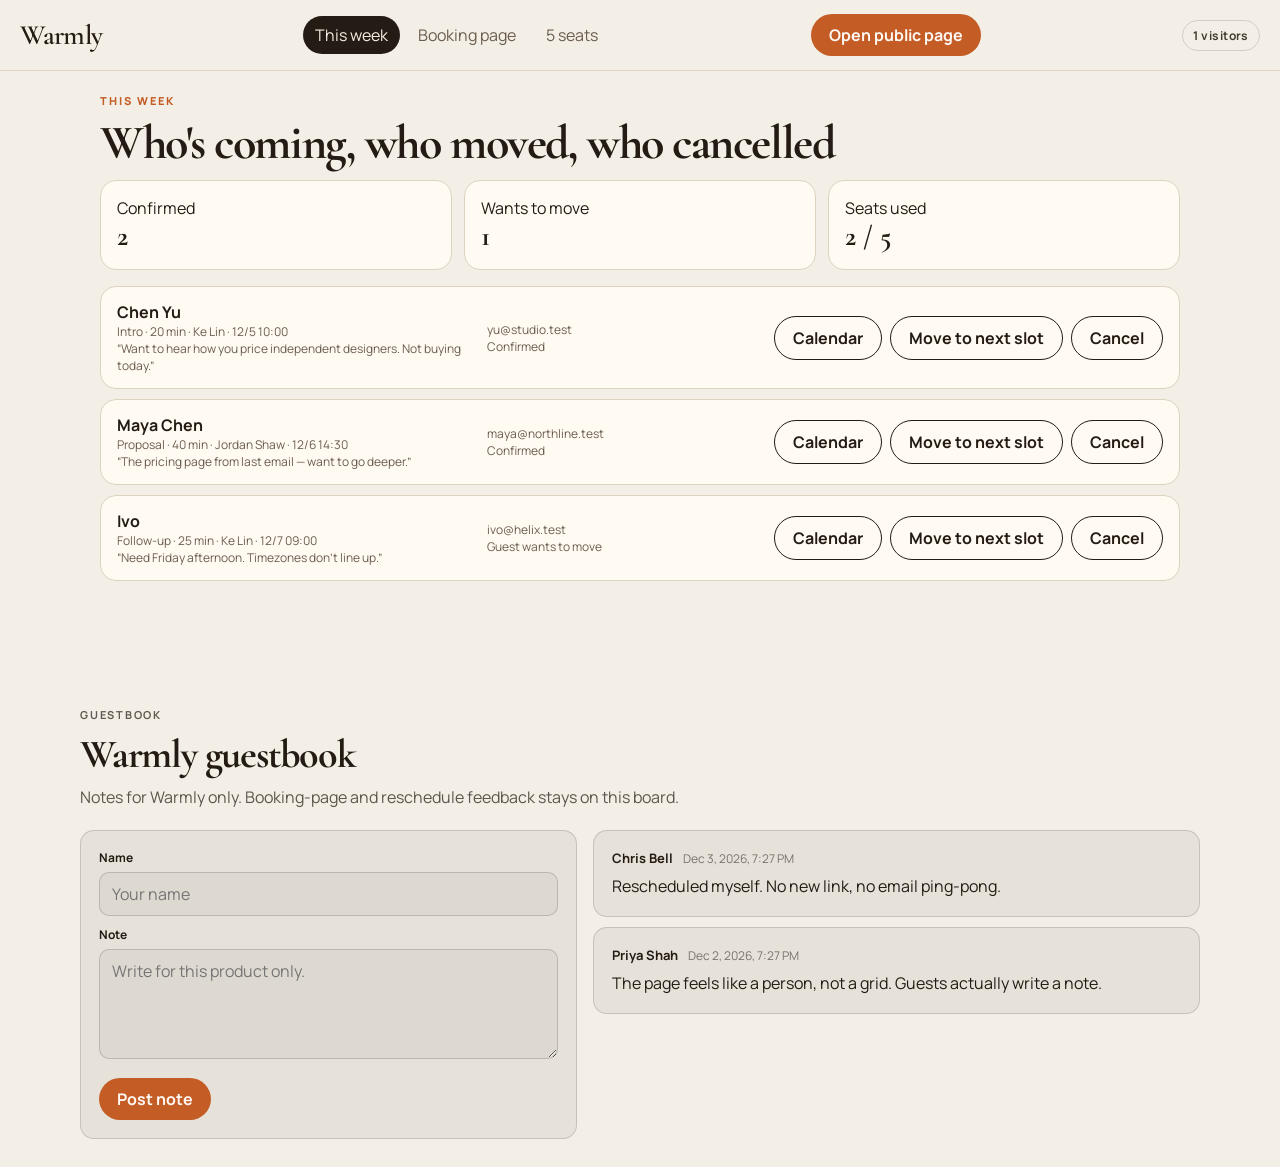
<file: warmly/app.html>
<!DOCTYPE html>
<html lang="en">
<head>
  <meta charset="UTF-8" />
  <meta name="viewport" content="width=device-width, initial-scale=1" />
  <title>Warmly studio</title>
  <link rel="preconnect" href="https://fonts.googleapis.com" />
  <link rel="preconnect" href="https://fonts.gstatic.com" crossorigin />
  <link href="https://fonts.googleapis.com/css2?family=Cormorant+Garamond:wght@600;700&family=Manrope:wght@400;600;700&display=swap" rel="stylesheet" />
  <link rel="stylesheet" href="css/main.css" />
  <link rel="stylesheet" href="../css/board.css" />
</head>
<body>
  <header class="app-bar">
    <a class="brand" href="index.html">Warmly</a>
    <div class="tabs">
      <button class="tab active" data-tab="week">This week</button>
      <button class="tab" data-tab="page">Booking page</button>
      <button class="tab" data-tab="team">5 seats</button>
    </div>
    <a class="btn" href="book.html" target="_blank">Open public page</a>
  </header>
  <main class="app">
    <section id="panel-week" class="panel show">
      <div class="kicker">This week</div>
      <h2 style="margin:6px 0 8px">Who's coming, who moved, who cancelled</h2>
      <div class="stat-row">
        <div class="stat"><span>Confirmed</span><b id="stOk">0</b></div>
        <div class="stat"><span>Wants to move</span><b id="stShift">0</b></div>
        <div class="stat"><span>Seats used</span><b id="stSeat">1 / 5</b></div>
      </div>
      <div class="list" id="bookList"></div>
    </section>
    <section id="panel-page" class="panel">
      <div class="grid-2">
        <form id="hostForm">
          <div class="kicker">Booking page copy</div>
          <h2 style="margin:6px 0 8px">Photo, one-liner, topics</h2>
          <label>Name</label><input name="name" />
          <label>One-liner</label><input name="bio" />
          <label>Topics (comma-separated, duration in the label)</label>
          <input name="topics" />
          <label>Email (demo confirmation)</label><input name="email" />
          <label>Timezone</label>
          <select name="tz">
            <option>America/New_York</option>
            <option>Europe/London</option>
            <option>Asia/Singapore</option>
          </select>
          <button class="btn" style="margin-top:16px">Save and preview</button>
        </form>
        <aside class="book-card" id="miniPreview"></aside>
      </div>
    </section>
    <section id="panel-team" class="panel">
      <div class="kicker">Small team</div>
      <h2 style="margin:6px 0 8px">$29 includes 5 seats. No per-seat monthlies.</h2>
      <div class="seats" id="seats"></div>
    </section>
  </main>
  <div class="modal-bg" id="mailModal">
    <div class="modal">
      <div class="kicker" id="mailKicker">Calendar update</div>
      <h3 id="mailTitle" style="margin:8px 0 12px"></h3>
      <div class="mail" id="mailBody"></div>
      <div style="display:flex;gap:8px;margin-top:14px">
        <button class="btn" id="mailOk">Got it</button>
        <button class="btn ghost" id="mailClose">Close</button>
      </div>
    </div>
  </div>
  <script src="js/shared.js"></script>
  <script src="js/app.js"></script>
  <script src="../js/board.js"></script>
</body>
</html>
</file>
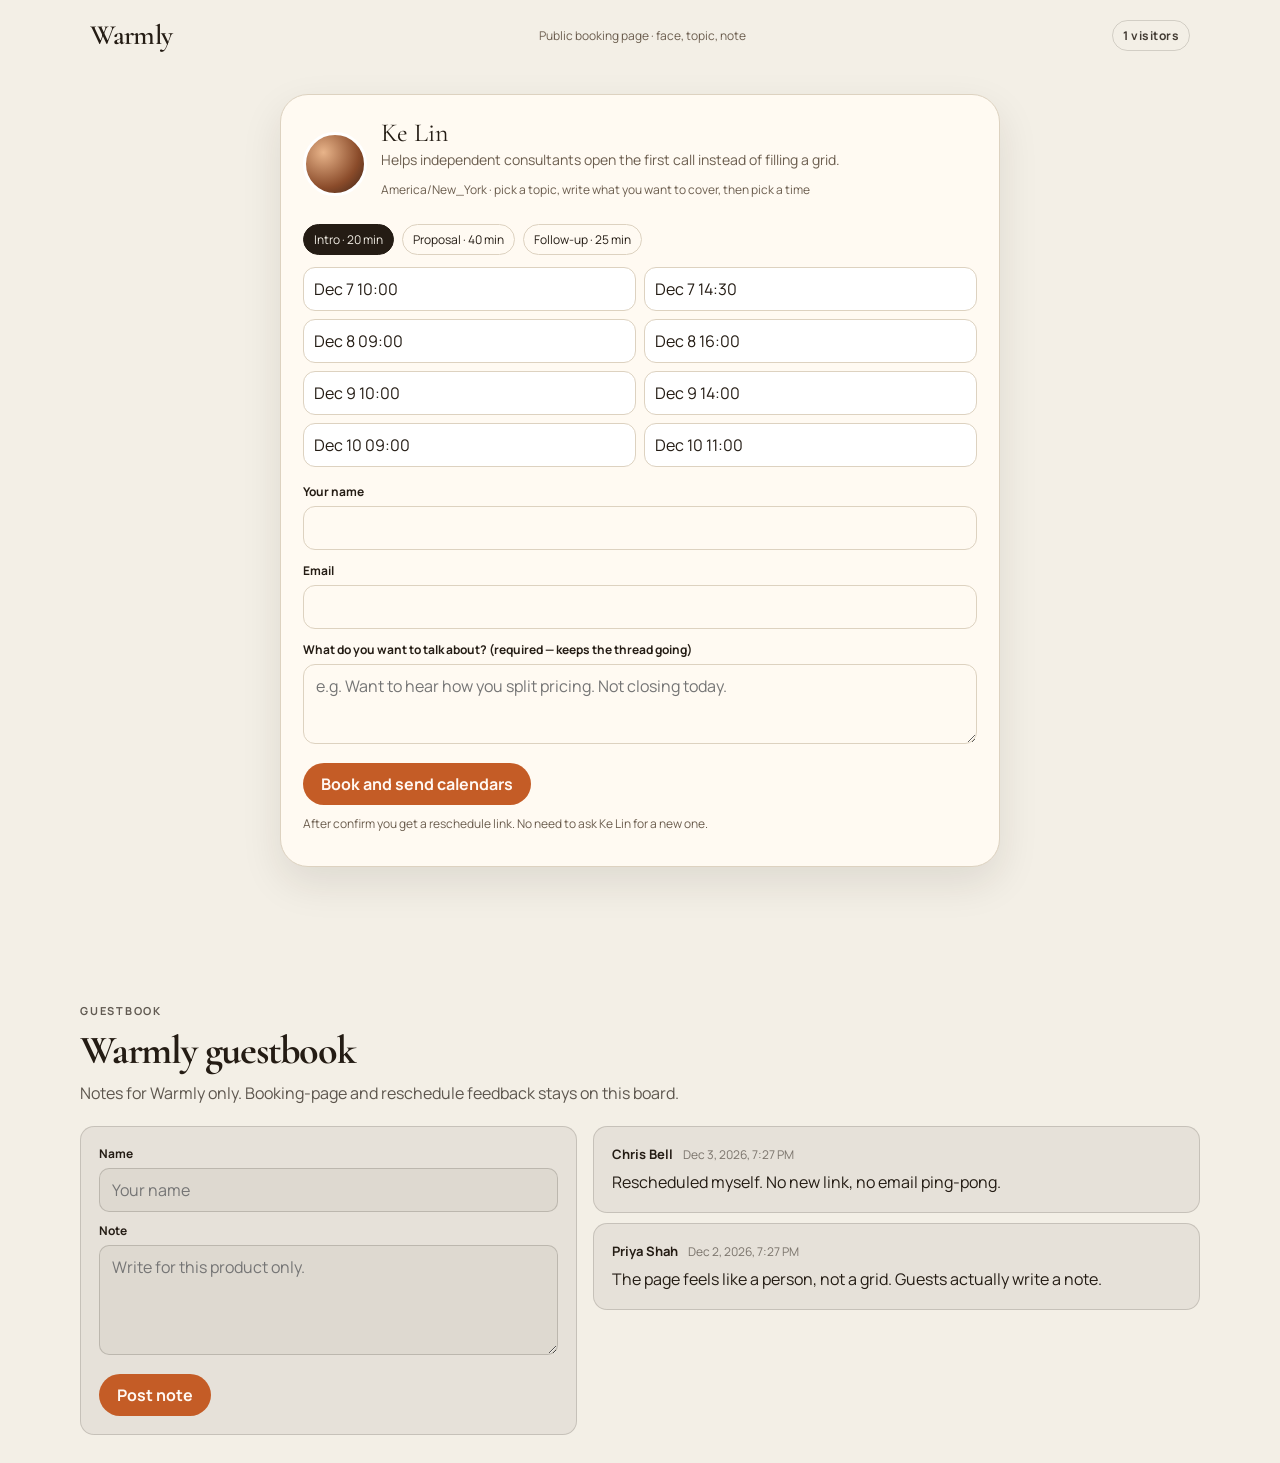
<file: warmly/book.html>
<!DOCTYPE html>
<html lang="en">
<head>
  <meta charset="UTF-8" />
  <meta name="viewport" content="width=device-width, initial-scale=1" />
  <title>Book — Warmly</title>
  <link rel="preconnect" href="https://fonts.googleapis.com" />
  <link rel="preconnect" href="https://fonts.gstatic.com" crossorigin />
  <link href="https://fonts.googleapis.com/css2?family=Cormorant+Garamond:wght@600;700&family=Manrope:wght@400;600;700&display=swap" rel="stylesheet" />
  <link rel="stylesheet" href="css/main.css" />
  <link rel="stylesheet" href="../css/board.css" />
</head>
<body>
  <header class="wrap top">
    <a class="brand" href="index.html">Warmly</a>
    <span class="hint">Public booking page · face, topic, note</span>
  </header>
  <main class="public">
    <article class="book-card" style="transform:none" id="card"></article>
  </main>
  <script src="js/shared.js"></script>
  <script src="js/book.js"></script>
  <script src="../js/board.js"></script>
</body>
</html>
</file>
<file: css/main.css>
:root {
  --paper: #f4eee4;
  --paper-2: #efe6d6;
  --ink: #1b1712;
  --ink-soft: #5b5348;
  --rule: #e3d6c3;
  --line: #d7c8b0;
  --teal: #0f5f58;
  --teal-2: #147a70;
  --stamp: #b42318;
  --paid: #1f7a4d;
  --gold: #b8892d;
  --warn: #c2410c;
  --white: #fffdf8;
  --shadow: 0 18px 40px rgba(27, 23, 18, 0.12);
  --serif: "Fraunces", "Songti SC", "Noto Serif SC", serif;
  --sans: "Figtree", "PingFang SC", "Noto Sans SC", sans-serif;
  --mono: "IBM Plex Mono", ui-monospace, monospace;
}

* { box-sizing: border-box; }
html, body { margin: 0; padding: 0; }
body {
  font-family: var(--sans);
  color: var(--ink);
  background: var(--paper);
  line-height: 1.5;
  min-height: 100vh;
}
a { color: inherit; text-decoration: none; }
button, input, select, textarea { font: inherit; color: inherit; }
img { max-width: 100%; display: block; }

.wrap { width: min(1120px, calc(100% - 40px)); margin: 0 auto; }
.top {
  display: flex;
  align-items: center;
  justify-content: space-between;
  padding: 18px 0;
}
.brand {
  display: flex;
  align-items: center;
  gap: 10px;
  font-family: var(--serif);
  font-weight: 600;
  font-size: 22px;
  letter-spacing: -0.03em;
}
.mark {
  width: 28px;
  height: 28px;
  border: 2px solid var(--ink);
  border-radius: 4px;
  display: grid;
  place-items: center;
  font-size: 13px;
  transform: rotate(-8deg);
  background: var(--gold);
}
.nav { display: flex; gap: 22px; align-items: center; color: var(--ink-soft); font-size: 14px; }
.btn {
  display: inline-flex;
  align-items: center;
  justify-content: center;
  gap: 8px;
  border: 1.5px solid var(--ink);
  background: var(--ink);
  color: var(--paper);
  border-radius: 999px;
  padding: 10px 18px;
  cursor: pointer;
  font-weight: 600;
}
.btn.ghost { background: transparent; color: var(--ink); }
.btn.teal { background: var(--teal); border-color: var(--teal); color: #f6fffd; }
.btn.warn { background: var(--stamp); border-color: var(--stamp); color: #fff; }
.btn.full { width: 100%; }
.btn:disabled { opacity: 0.45; cursor: not-allowed; }

.hero {
  display: grid;
  grid-template-columns: 1.05fr 0.95fr;
  gap: 48px;
  padding: 28px 0 70px;
  align-items: center;
}
.kicker {
  font-size: 12px;
  letter-spacing: 0.18em;
  text-transform: uppercase;
  color: var(--teal);
  font-weight: 700;
}
h1 {
  font-family: var(--serif);
  font-size: clamp(40px, 6vw, 72px);
  line-height: 0.95;
  letter-spacing: -0.04em;
  margin: 10px 0 18px;
  font-weight: 620;
}
.lede { font-size: 18px; color: var(--ink-soft); max-width: 46ch; }
.hero-actions { display: flex; gap: 12px; margin: 28px 0 18px; flex-wrap: wrap; }
.price-note { font-size: 13px; color: var(--ink-soft); }
.hero-papers { position: relative; height: 460px; }
.paper-card {
  position: absolute;
  width: 310px;
  background: var(--white);
  border: 1px solid var(--line);
  box-shadow: var(--shadow);
  padding: 22px 22px 18px;
  border-radius: 4px;
}
.paper-card.one { right: 40px; top: 18px; transform: rotate(4deg); }
.paper-card.two { right: 86px; top: 92px; transform: rotate(-6deg); z-index: 2; }
.inv-top { display: flex; justify-content: space-between; font-size: 12px; color: var(--ink-soft); }
.inv-client { font-family: var(--serif); font-size: 22px; margin: 16px 0 4px; }
.inv-amt { font-size: 28px; font-weight: 700; letter-spacing: -0.04em; }
.stamp {
  position: absolute;
  right: 18px;
  bottom: 22px;
  border: 3px solid var(--stamp);
  color: var(--stamp);
  font-weight: 800;
  letter-spacing: 0.12em;
  padding: 4px 10px;
  transform: rotate(-12deg);
  font-size: 13px;
  border-radius: 4px;
}
.stamp.paid { color: var(--paid); border-color: var(--paid); }
.row { display: flex; justify-content: space-between; font-size: 13px; padding: 6px 0; border-bottom: 1px dashed var(--rule); }

.strip {
  background: var(--ink);
  color: var(--paper);
  padding: 28px 0;
}
.strip .wrap { display: grid; grid-template-columns: repeat(3, 1fr); gap: 24px; }
.quote { font-family: var(--serif); font-size: 20px; line-height: 1.25; margin: 0 0 10px; }
.who { font-size: 12px; opacity: 0.7; }

.section { padding: 72px 0; }
.section h2 {
  font-family: var(--serif);
  font-size: clamp(28px, 4vw, 44px);
  letter-spacing: -0.03em;
  margin: 0 0 10px;
}
.sub { color: var(--ink-soft); margin: 0 0 28px; max-width: 60ch; }
.three { display: grid; grid-template-columns: repeat(3, 1fr); gap: 16px; }
.screen {
  background: var(--white);
  border: 1px solid var(--line);
  min-height: 280px;
  padding: 18px;
  box-shadow: var(--shadow);
}
.screen h3 { margin: 0 0 8px; font-size: 16px; }
.pill {
  display: inline-block;
  font-size: 11px;
  letter-spacing: 0.08em;
  text-transform: uppercase;
  border: 1px solid var(--line);
  padding: 3px 8px;
  border-radius: 999px;
  margin-bottom: 12px;
  color: var(--ink-soft);
}
.mini-row { display: flex; justify-content: space-between; padding: 10px 0; border-bottom: 1px solid var(--rule); font-size: 13px; }
.dot { width: 8px; height: 8px; border-radius: 50%; background: var(--gold); display: inline-block; }
.bad { color: var(--stamp); font-weight: 700; }
.ok { color: var(--paid); font-weight: 700; }

.fx {
  display: grid;
  grid-template-columns: 1fr 1fr;
  gap: 28px;
  align-items: center;
  background: var(--paper-2);
  border: 1px solid var(--line);
  padding: 36px;
}
.big-num {
  font-family: var(--serif);
  font-size: 84px;
  line-height: 0.85;
  letter-spacing: -0.05em;
}
.pricing { display: grid; grid-template-columns: 1fr 1.15fr; gap: 16px; }
.price-card {
  background: var(--white);
  border: 1px solid var(--line);
  padding: 28px;
}
.price-card.featured { background: var(--teal); color: #f4fffc; border-color: var(--teal); }
.price-card .amt { font-family: var(--serif); font-size: 56px; letter-spacing: -0.05em; margin: 8px 0; }
.price-card ul { padding-left: 18px; color: inherit; opacity: 0.9; }
.compare { font-size: 13px; opacity: 0.8; margin-top: 12px; }

footer { border-top: 1px solid var(--line); padding: 28px 0 48px; color: var(--ink-soft); font-size: 13px; display: flex; justify-content: space-between; }

.app-shell { min-height: 100vh; display: grid; grid-template-rows: auto 1fr; }
.app-bar {
  display: flex;
  align-items: center;
  justify-content: space-between;
  gap: 12px;
  padding: 14px 22px;
  border-bottom: 1px solid var(--line);
  background: rgba(244, 238, 228, 0.92);
  backdrop-filter: blur(8px);
  position: sticky;
  top: 0;
  z-index: 8;
  flex-wrap: wrap;
}
.app-bar .tabs { display: flex; gap: 6px; flex-wrap: wrap; }
.app-bar .right-actions { display: flex; gap: 8px; flex-wrap: wrap; }
.tab {
  border: 0;
  background: transparent;
  padding: 8px 14px;
  border-radius: 999px;
  cursor: pointer;
  color: var(--ink-soft);
}
.tab.active { background: var(--ink); color: var(--paper); }
.app-main { width: min(1100px, calc(100% - 36px)); margin: 22px auto 60px; }
.panel { display: none; }
.panel.show { display: block; }
.grid-2 { display: grid; grid-template-columns: 1.05fr 0.95fr; gap: 22px; }
label { display: block; font-size: 12px; font-weight: 700; letter-spacing: 0.04em; margin: 12px 0 6px; }
input, select, textarea {
  width: 100%;
  border: 1px solid var(--line);
  background: var(--white);
  padding: 10px 12px;
  border-radius: 6px;
  outline: none;
}
textarea { min-height: 72px; resize: vertical; }
.items { width: 100%; border-collapse: collapse; font-size: 13px; }
.items th { text-align: left; font-size: 11px; color: var(--ink-soft); padding: 6px 4px; }
.items td { padding: 4px; }
.items input { padding: 8px; }
.preview {
  background: var(--white);
  border: 1px solid var(--line);
  padding: 26px;
  min-height: 520px;
  position: relative;
  box-shadow: var(--shadow);
}
.toolbar { display: flex; gap: 10px; align-items: center; margin-bottom: 14px; flex-wrap: wrap; }
.stat-row { display: grid; grid-template-columns: repeat(3, 1fr); gap: 12px; margin-bottom: 18px; }
.stat {
  background: var(--white);
  border: 1px solid var(--line);
  padding: 16px 18px;
}
.stat b { display: block; font-family: var(--serif); font-size: 28px; letter-spacing: -0.04em; }
.list { display: flex; flex-direction: column; gap: 10px; }
.card {
  background: var(--white);
  border: 1px solid var(--line);
  padding: 16px 18px;
  display: grid;
  grid-template-columns: 1.4fr 1fr auto;
  gap: 12px;
  align-items: center;
}
.client { font-family: var(--serif); font-size: 20px; margin: 0; }
.meta { font-size: 12px; color: var(--ink-soft); }
.amt { font-size: 22px; font-weight: 700; letter-spacing: -0.03em; }
.chase { display: flex; gap: 6px; margin-top: 8px; }
.step {
  font-size: 11px;
  padding: 3px 8px;
  border-radius: 999px;
  border: 1px solid var(--line);
  color: var(--ink-soft);
}
.step.on { background: var(--teal); color: #fff; border-color: var(--teal); }
.actions { display: flex; gap: 8px; flex-wrap: wrap; justify-content: flex-end; }
.table { width: 100%; border-collapse: collapse; background: var(--white); }
.table th, .table td { text-align: left; padding: 12px 14px; border-bottom: 1px solid var(--rule); font-size: 14px; }
.table th { font-size: 11px; letter-spacing: 0.08em; text-transform: uppercase; color: var(--ink-soft); }
.modal-bg {
  position: fixed; inset: 0; background: rgba(27,23,18,0.45);
  display: none; align-items: center; justify-content: center; z-index: 20; padding: 20px;
}
.modal-bg.show { display: flex; }
.modal {
  width: min(560px, 100%);
  background: var(--paper);
  border: 1px solid var(--line);
  padding: 22px;
  max-height: 90vh;
  overflow: auto;
}
.mail { background: var(--white); border: 1px solid var(--line); padding: 14px; white-space: pre-wrap; font-size: 13px; }
.hint { font-size: 12px; color: var(--ink-soft); }
.empty { padding: 40px; text-align: center; color: var(--ink-soft); background: var(--white); border: 1px dashed var(--line); }

.io-grid { display: grid; grid-template-columns: 1fr 1fr; gap: 16px; }
.io-block { background: var(--white); border: 1px solid var(--line); padding: 18px; }
.io-block h3 { margin: 0 0 6px; font-family: var(--serif); }
.fmt-grid { display: grid; grid-template-columns: 1fr 1fr; gap: 8px; margin-top: 12px; }
.fmt-grid .btn { width: 100%; }
#importPaste { min-height: 140px; margin-top: 10px; font-family: var(--mono); font-size: 12px; }

.pay-page { width: min(720px, calc(100% - 32px)); margin: 40px auto 80px; }
.pay-box { background: var(--white); border: 1px solid var(--line); padding: 28px; box-shadow: var(--shadow); }
.card-form { display: grid; grid-template-columns: 1fr 1fr; gap: 10px; margin-top: 12px; }
.stripe-bar { height: 6px; background: linear-gradient(90deg, #635bff, #00d4ff); margin: -28px -28px 20px; }

@media (max-width: 900px) {
  .hero, .grid-2, .three, .pricing, .fx, .strip .wrap, .card, .card-form, .io-grid, .fmt-grid { grid-template-columns: 1fr; }
  .hero-papers { height: 300px; }
  .paper-card { width: 260px; }
  .paper-card.one { right: 8px; }
  .nav { display: none; }
  .big-num { font-size: 56px; }
  .app-bar { flex-wrap: wrap; gap: 10px; }
}
</file>
<file: css/board.css>
.gb {
  width: min(1120px, calc(100% - 40px));
  margin: 0 auto;
  padding: 56px 0 28px;
  color: inherit;
}
.gb-inner { max-width: 1120px; }
.gb-kicker {
  font-size: 11px;
  letter-spacing: 0.16em;
  text-transform: uppercase;
  font-weight: 700;
  opacity: 0.7;
  margin-bottom: 8px;
}
.gb h2 {
  margin: 0 0 8px;
  font-size: clamp(26px, 3.6vw, 40px);
  letter-spacing: -0.03em;
}
.gb-sub {
  opacity: 0.72;
  margin: 0 0 22px;
  max-width: 62ch;
}
.gb-grid {
  display: grid;
  grid-template-columns: 0.9fr 1.1fr;
  gap: 16px;
  align-items: start;
}
.gb-form,
.gb-item,
.gb-empty {
  border: 1px solid color-mix(in srgb, currentColor 16%, transparent);
  background: color-mix(in srgb, currentColor 6%, transparent);
  border-radius: 14px;
  padding: 18px;
}
.gb-form label {
  display: block;
  font-size: 12px;
  font-weight: 700;
  margin: 10px 0 6px;
}
.gb-form label:first-child { margin-top: 0; }
.gb-form input,
.gb-form textarea {
  width: 100%;
  border: 1px solid color-mix(in srgb, currentColor 18%, transparent);
  background: color-mix(in srgb, currentColor 4%, transparent);
  color: inherit;
  border-radius: 10px;
  padding: 10px 12px;
  outline: none;
}
.gb-form textarea { min-height: 110px; resize: vertical; }
.gb-actions {
  display: flex;
  gap: 10px;
  align-items: center;
  margin-top: 14px;
  flex-wrap: wrap;
}
.gb-btn { margin: 0; }
.gb-hint { font-size: 12px; opacity: 0.7; }
.gb-list { display: flex; flex-direction: column; gap: 10px; max-height: 520px; overflow: auto; }
.gb-item p { margin: 8px 0 0; line-height: 1.45; }
.gb-meta {
  display: flex;
  gap: 10px;
  align-items: baseline;
  flex-wrap: wrap;
  font-size: 13px;
}
.gb-meta time,
.gb-page { opacity: 0.55; font-size: 12px; }
.gb-empty { text-align: center; opacity: 0.7; padding: 36px 16px; }
.visitor-badge {
  font-size: 12px;
  font-weight: 700;
  letter-spacing: 0.04em;
  border: 1px solid color-mix(in srgb, currentColor 18%, transparent);
  border-radius: 999px;
  padding: 6px 10px;
  white-space: nowrap;
  opacity: 0.85;
}
header.top,
.app-bar {
  flex-wrap: wrap;
}
@media (max-width: 800px) {
  .gb-grid { grid-template-columns: 1fr; }
}
</file>
<file: tenflow/css/main.css>
:root {
  --bg: #0e1412;
  --panel: #151d1a;
  --panel-2: #1c2622;
  --line: #2a3a34;
  --ink: #e7f4ee;
  --muted: #8aa399;
  --mint: #3dd6a3;
  --mint-2: #1fa97a;
  --warn: #ff6a3d;
  --gold: #e2c36b;
  --shadow: 0 20px 50px rgba(0, 0, 0, 0.35);
  --sans: "IBM Plex Sans", "PingFang SC", "Noto Sans SC", sans-serif;
  --mono: "IBM Plex Mono", ui-monospace, monospace;
}
* { box-sizing: border-box; }
html, body { margin: 0; background: var(--bg); color: var(--ink); font-family: var(--sans); }
a { color: inherit; text-decoration: none; }
button, input, select, textarea { font: inherit; color: inherit; }
.wrap { width: min(1120px, calc(100% - 40px)); margin: 0 auto; }
.top { display: flex; align-items: center; justify-content: space-between; padding: 18px 0; }
.brand { display: flex; align-items: center; gap: 10px; font-weight: 700; letter-spacing: -0.04em; }
.mark {
  width: 28px; height: 28px; border-radius: 6px; background: var(--mint);
  color: #06281c; display: grid; place-items: center; font-family: var(--mono); font-size: 13px; font-weight: 700;
}
.nav { display: flex; gap: 22px; color: var(--muted); font-size: 14px; }
.btn {
  display: inline-flex; align-items: center; justify-content: center; gap: 8px;
  border: 0; background: var(--mint); color: #06281c; font-weight: 700;
  padding: 10px 16px; border-radius: 8px; cursor: pointer;
}
.btn.ghost { background: transparent; color: var(--ink); border: 1px solid var(--line); }
.btn.warn { background: var(--warn); color: #1a0a04; }
.btn:disabled { opacity: 0.4; cursor: not-allowed; }
.hero { display: grid; grid-template-columns: 1.05fr 0.95fr; gap: 40px; padding: 28px 0 72px; align-items: center; }
.kicker { font-family: var(--mono); font-size: 11px; letter-spacing: 0.16em; text-transform: uppercase; color: var(--mint); }
h1 { font-size: clamp(36px, 5.4vw, 64px); letter-spacing: -0.05em; line-height: 0.95; margin: 10px 0 16px; }
.lede { color: var(--muted); font-size: 17px; max-width: 46ch; }
.hero-actions { display: flex; gap: 10px; margin: 24px 0 12px; flex-wrap: wrap; }
.note { color: var(--muted); font-size: 13px; }
.canvas {
  background: var(--panel); border: 1px solid var(--line); border-radius: 16px;
  padding: 22px; min-height: 390px; box-shadow: var(--shadow); position: relative;
}
.node {
  background: var(--panel-2); border: 1px solid var(--line); border-radius: 12px; padding: 14px 16px; width: 82%;
}
.node.trigger { border-color: #3d6bff; }
.node.action { border-color: var(--mint); margin-left: 18%; }
.pipe { width: 2px; height: 28px; background: var(--line); margin: 0 auto; }
.node .t { font-size: 11px; color: var(--muted); font-family: var(--mono); }
.node h3 { margin: 4px 0 0; font-size: 16px; }
.cost {
  position: absolute; right: 16px; top: 16px; background: #2a120c; color: #ffb199;
  border: 1px solid #5a2418; border-radius: 8px; padding: 8px 10px; font-size: 12px; font-family: var(--mono);
}
.strip { border-top: 1px solid var(--line); border-bottom: 1px solid var(--line); padding: 28px 0; }
.strip .wrap { display: grid; grid-template-columns: repeat(3, 1fr); gap: 24px; }
.quote { margin: 0 0 8px; font-size: 18px; letter-spacing: -0.03em; }
.who { color: var(--muted); font-size: 12px; font-family: var(--mono); }
.section { padding: 72px 0; }
h2 { font-size: clamp(26px, 3.6vw, 42px); letter-spacing: -0.04em; margin: 0 0 10px; }
.sub { color: var(--muted); margin: 0 0 28px; max-width: 62ch; }
.three, .tpls, .pricing { display: grid; gap: 14px; }
.three { grid-template-columns: repeat(3, 1fr); }
.tpls { grid-template-columns: repeat(4, 1fr); }
.pricing { grid-template-columns: 1fr 1.2fr; }
.card, .price {
  background: var(--panel); border: 1px solid var(--line); border-radius: 14px; padding: 18px;
}
.card h3, .price h3 { margin: 0 0 8px; }
.mini { display: flex; justify-content: space-between; font-size: 13px; padding: 8px 0; border-bottom: 1px dashed var(--line); color: var(--muted); }
.price.featured { background: #12352b; border-color: var(--mint-2); }
.amt { font-size: 52px; letter-spacing: -0.06em; margin: 6px 0; }
ul { color: var(--muted); padding-left: 18px; }
footer { display: flex; justify-content: space-between; padding: 28px 0 48px; color: var(--muted); font-size: 13px; border-top: 1px solid var(--line); }
.app-bar {
  display: flex; align-items: center; justify-content: space-between; gap: 12px;
  padding: 12px 18px; border-bottom: 1px solid var(--line); position: sticky; top: 0; background: rgba(14,20,18,0.92); z-index: 8;
}
.tabs { display: flex; gap: 6px; }
.tab { background: transparent; border: 0; color: var(--muted); padding: 8px 12px; border-radius: 8px; cursor: pointer; }
.tab.active { background: var(--panel-2); color: var(--ink); }
.app { width: min(1180px, calc(100% - 28px)); margin: 18px auto 60px; }
.panel { display: none; }
.panel.show { display: block; }
.split { display: grid; grid-template-columns: 280px 1fr 300px; gap: 14px; min-height: 620px; }
.col { background: var(--panel); border: 1px solid var(--line); border-radius: 14px; padding: 14px; overflow: auto; }
.wf {
  display: block; width: 100%; text-align: left; background: transparent; border: 1px solid transparent;
  padding: 10px; border-radius: 10px; cursor: pointer; margin-bottom: 6px;
}
.wf.active, .wf:hover { background: var(--panel-2); border-color: var(--line); }
.wf b { display: block; }
.wf span { color: var(--muted); font-size: 12px; }
.stage { display: flex; flex-direction: column; align-items: stretch; padding: 28px 18px; min-height: 560px; justify-content: center; }
label { display: block; font-size: 12px; color: var(--muted); margin: 12px 0 6px; }
input, select, textarea {
  width: 100%; background: var(--bg); border: 1px solid var(--line); border-radius: 8px; padding: 9px 10px; outline: none;
}
textarea { min-height: 72px; resize: vertical; }
.log {
  font-family: var(--mono); font-size: 12px; background: #0a100e; border-radius: 10px; padding: 12px; min-height: 180px;
  white-space: pre-wrap; color: #b7e8cf;
}
.stat-row { display: grid; grid-template-columns: repeat(3, 1fr); gap: 12px; margin-bottom: 14px; }
.stat { background: var(--panel); border: 1px solid var(--line); border-radius: 12px; padding: 14px; }
.stat b { display: block; font-size: 26px; letter-spacing: -0.04em; }
.run {
  background: var(--panel); border: 1px solid var(--line); border-radius: 12px; padding: 14px 16px; margin-bottom: 10px;
  display: grid; grid-template-columns: 1.3fr 1fr auto; gap: 10px; align-items: center;
}
.ok { color: var(--mint); }
.bad { color: var(--warn); }
.step { display: flex; gap: 10px; align-items: flex-start; padding: 8px 0; border-bottom: 1px solid var(--line); font-size: 13px; }
.dot { width: 8px; height: 8px; border-radius: 50%; background: var(--mint); margin-top: 6px; flex: none; }
.dot.wait { background: var(--gold); }
.dot.fail { background: var(--warn); }
.tpl { cursor: pointer; }
.hint { color: var(--muted); font-size: 12px; }
.empty { padding: 40px; text-align: center; color: var(--muted); }
@media (max-width: 980px) {
  .hero, .three, .tpls, .pricing, .split, .strip .wrap, .run { grid-template-columns: 1fr; }
  .nav { display: none; }
  .node.action { margin-left: 0; }
}
</file>
<file: warmly/css/main.css>
:root {
  --paper: #f3efe6;
  --ink: #241c14;
  --muted: #6b5d4e;
  --line: #ddd2c0;
  --clay: #c45c26;
  --clay-2: #9a3f14;
  --leaf: #3e6b48;
  --white: #fffaf2;
  --serif: "Cormorant Garamond", "Songti SC", "Noto Serif SC", serif;
  --sans: "Manrope", "PingFang SC", "Noto Sans SC", sans-serif;
  --shadow: 0 16px 40px rgba(36, 28, 20, 0.1);
}
* { box-sizing: border-box; }
html, body { margin: 0; background: var(--paper); color: var(--ink); font-family: var(--sans); }
a { color: inherit; text-decoration: none; }
button, input, select, textarea { font: inherit; color: inherit; }
.wrap { width: min(1100px, calc(100% - 40px)); margin: 0 auto; }
.top { display: flex; align-items: center; justify-content: space-between; padding: 18px 0; }
.brand { font-family: var(--serif); font-size: 28px; font-weight: 600; letter-spacing: -0.03em; }
.nav { display: flex; gap: 22px; color: var(--muted); font-size: 14px; }
.btn {
  display: inline-flex; align-items: center; justify-content: center;
  background: var(--clay); color: #fff8f3; border: 0; border-radius: 999px;
  padding: 10px 18px; cursor: pointer; font-weight: 700;
}
.btn.ghost { background: transparent; color: var(--ink); border: 1.5px solid var(--ink); }
.btn.leaf { background: var(--leaf); }
.btn:disabled { opacity: 0.4; cursor: not-allowed; }
.hero { display: grid; grid-template-columns: 1fr 1fr; gap: 48px; padding: 20px 0 64px; align-items: center; }
.kicker { letter-spacing: 0.18em; text-transform: uppercase; font-size: 11px; color: var(--clay); font-weight: 800; }
h1 { font-family: var(--serif); font-size: clamp(42px, 6vw, 70px); line-height: 0.92; letter-spacing: -0.04em; margin: 8px 0 16px; font-weight: 600; }
.lede { color: var(--muted); font-size: 18px; max-width: 42ch; }
.hero-actions { display: flex; gap: 10px; margin: 24px 0 12px; flex-wrap: wrap; }
.book-card {
  background: var(--white); border: 1px solid var(--line); border-radius: 28px; padding: 22px;
  box-shadow: var(--shadow); transform: rotate(-1.5deg);
}
.who-row { display: flex; gap: 14px; align-items: center; margin-bottom: 14px; }
.avatar {
  width: 64px; height: 64px; border-radius: 50%;
  background: radial-gradient(circle at 30% 30%, #e8b48a, #8a4b2a 62%, #3a2318);
  border: 3px solid #fff;
}
.avatar.two { background: radial-gradient(circle at 30% 20%, #c9d5c0, #4d6a52 60%, #1e2c22); }
.avatar.sm { width: 42px; height: 42px; }
.host-name { font-family: var(--serif); font-size: 26px; margin: 0; }
.one-liner { color: var(--muted); margin: 2px 0 0; font-size: 14px; }
.topics { display: flex; gap: 8px; flex-wrap: wrap; margin: 12px 0; }
.chip {
  border: 1px solid var(--line); border-radius: 999px; padding: 6px 10px; font-size: 12px; background: transparent; cursor: pointer;
}
.chip.on { background: var(--ink); color: var(--paper); border-color: var(--ink); }
.slots { display: grid; grid-template-columns: 1fr 1fr; gap: 8px; }
.slot {
  border: 1px solid var(--line); background: #fff; border-radius: 12px; padding: 10px; cursor: pointer; text-align: left;
}
.slot.on { border-color: var(--clay); background: #fff1e8; }
.strip { background: var(--ink); color: #f7efe4; padding: 32px 0; }
.strip .wrap { display: grid; grid-template-columns: 1fr 1fr; gap: 28px; }
.quote { font-family: var(--serif); font-size: 28px; margin: 0 0 8px; line-height: 1.15; }
.who { opacity: 0.65; font-size: 12px; }
.section { padding: 72px 0; }
h2 { font-family: var(--serif); font-size: clamp(30px, 4vw, 48px); margin: 0 0 10px; letter-spacing: -0.03em; }
.sub { color: var(--muted); margin: 0 0 26px; max-width: 60ch; }
.three, .pricing { display: grid; gap: 14px; }
.three { grid-template-columns: repeat(3, 1fr); }
.pricing { grid-template-columns: 1fr 1.15fr; }
.card, .price { background: var(--white); border: 1px solid var(--line); border-radius: 20px; padding: 20px; }
.price.featured { background: #2a2118; color: #f7efe4; }
.amt { font-family: var(--serif); font-size: 56px; margin: 4px 0; }
ul { color: inherit; opacity: 0.85; }
footer { display: flex; justify-content: space-between; padding: 28px 0 50px; color: var(--muted); font-size: 13px; border-top: 1px solid var(--line); }
.app-bar {
  display: flex; justify-content: space-between; align-items: center; gap: 10px;
  padding: 14px 20px; border-bottom: 1px solid var(--line); position: sticky; top: 0;
  background: rgba(243, 239, 230, 0.92); z-index: 8;
}
.tabs { display: flex; gap: 6px; }
.tab { border: 0; background: transparent; padding: 8px 12px; border-radius: 999px; cursor: pointer; color: var(--muted); }
.tab.active { background: var(--ink); color: var(--paper); }
.app { width: min(1080px, calc(100% - 32px)); margin: 22px auto 70px; }
.panel { display: none; }
.panel.show { display: block; }
.grid-2 { display: grid; grid-template-columns: 1fr 1fr; gap: 18px; }
label { display: block; font-size: 12px; font-weight: 700; margin: 12px 0 6px; }
input, select, textarea {
  width: 100%; border: 1px solid var(--line); background: var(--white); border-radius: 12px; padding: 10px 12px; outline: none;
}
textarea { min-height: 80px; resize: vertical; }
.stat-row { display: grid; grid-template-columns: repeat(3, 1fr); gap: 12px; margin-bottom: 16px; }
.stat { background: var(--white); border: 1px solid var(--line); border-radius: 16px; padding: 16px; }
.stat b { display: block; font-family: var(--serif); font-size: 28px; }
.list { display: flex; flex-direction: column; gap: 10px; }
.item {
  background: var(--white); border: 1px solid var(--line); border-radius: 16px; padding: 14px 16px;
  display: grid; grid-template-columns: 1.3fr 1fr auto; gap: 10px; align-items: center;
}
.meta { color: var(--muted); font-size: 12px; }
.week { display: grid; grid-template-columns: repeat(5, 1fr); gap: 8px; }
.day { background: var(--white); border: 1px solid var(--line); border-radius: 14px; padding: 10px; }
.day h4 { margin: 0 0 8px; font-size: 13px; }
.hint { color: var(--muted); font-size: 12px; }
.mail { background: var(--white); border: 1px solid var(--line); border-radius: 14px; padding: 14px; white-space: pre-wrap; font-size: 13px; }
.modal-bg {
  position: fixed; inset: 0; background: rgba(36,28,20,0.4); display: none; align-items: center; justify-content: center; padding: 18px; z-index: 20;
}
.modal-bg.show { display: flex; }
.modal { width: min(520px, 100%); background: var(--paper); border-radius: 20px; padding: 20px; }
.seats { display: flex; flex-direction: column; gap: 8px; }
.seat { display: flex; gap: 10px; align-items: center; background: var(--white); border: 1px solid var(--line); border-radius: 14px; padding: 10px 12px; }
.empty { padding: 36px; text-align: center; color: var(--muted); background: var(--white); border: 1px dashed var(--line); border-radius: 16px; }
.public { width: min(720px, calc(100% - 32px)); margin: 24px auto 80px; }
@media (max-width: 900px) {
  .hero, .three, .pricing, .grid-2, .strip .wrap, .item, .week, .slots { grid-template-columns: 1fr; }
  .nav { display: none; }
}
</file>
